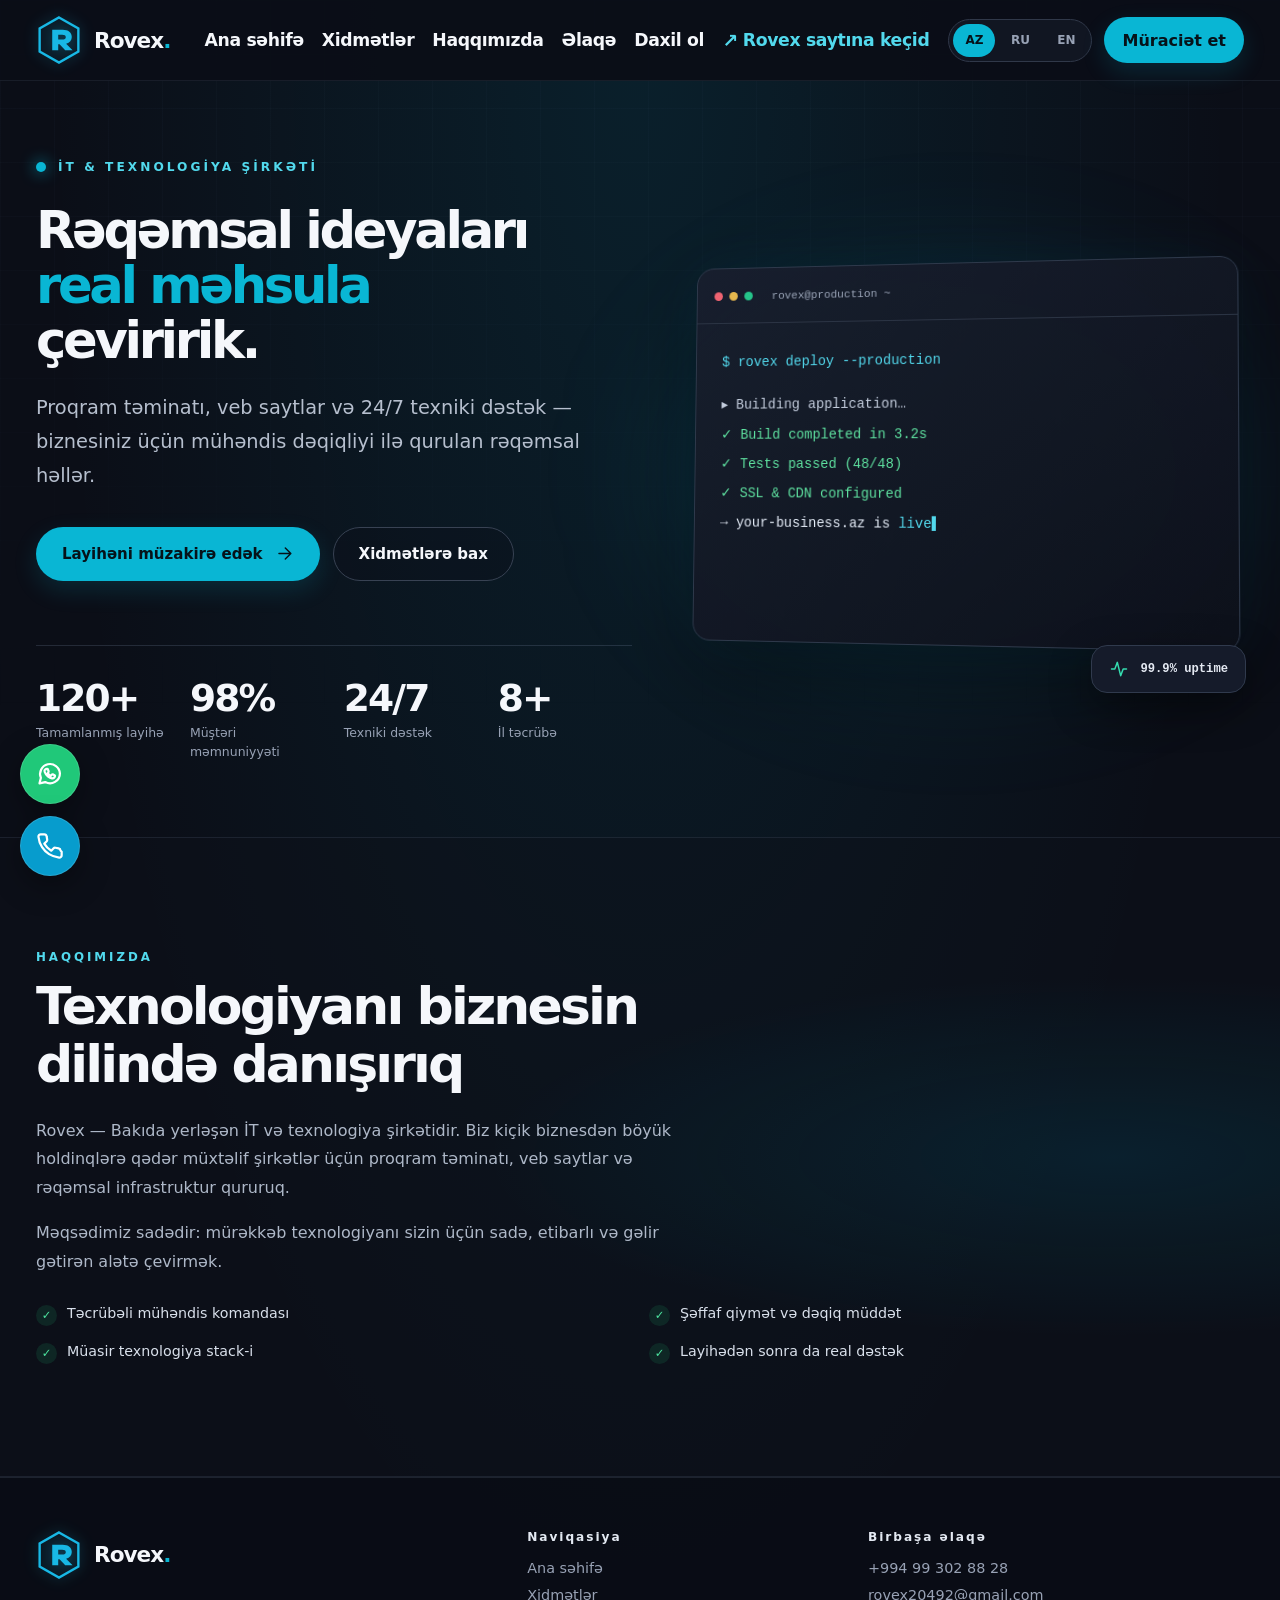
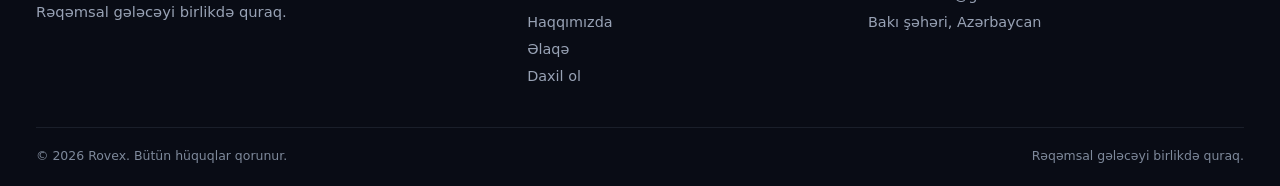
<file: index.html>
<!doctype html>
<html lang="az">
  <head>
    <meta charset="UTF-8" />
    <meta name="viewport" content="width=device-width, initial-scale=1" />
    <meta http-equiv="refresh" content="0; url=app.htm" />
    <title>Rovex — İT və Texnologiya Həlləri</title>
    <script>
      window.location.replace("app.htm");
    </script>
  </head>
  <body>
    <p>Rovex saytına yönləndirilirsiniz. Açılmırsa, <a href="app.htm">buraya klikləyin</a>.</p>
  </body>
</html>
</file>
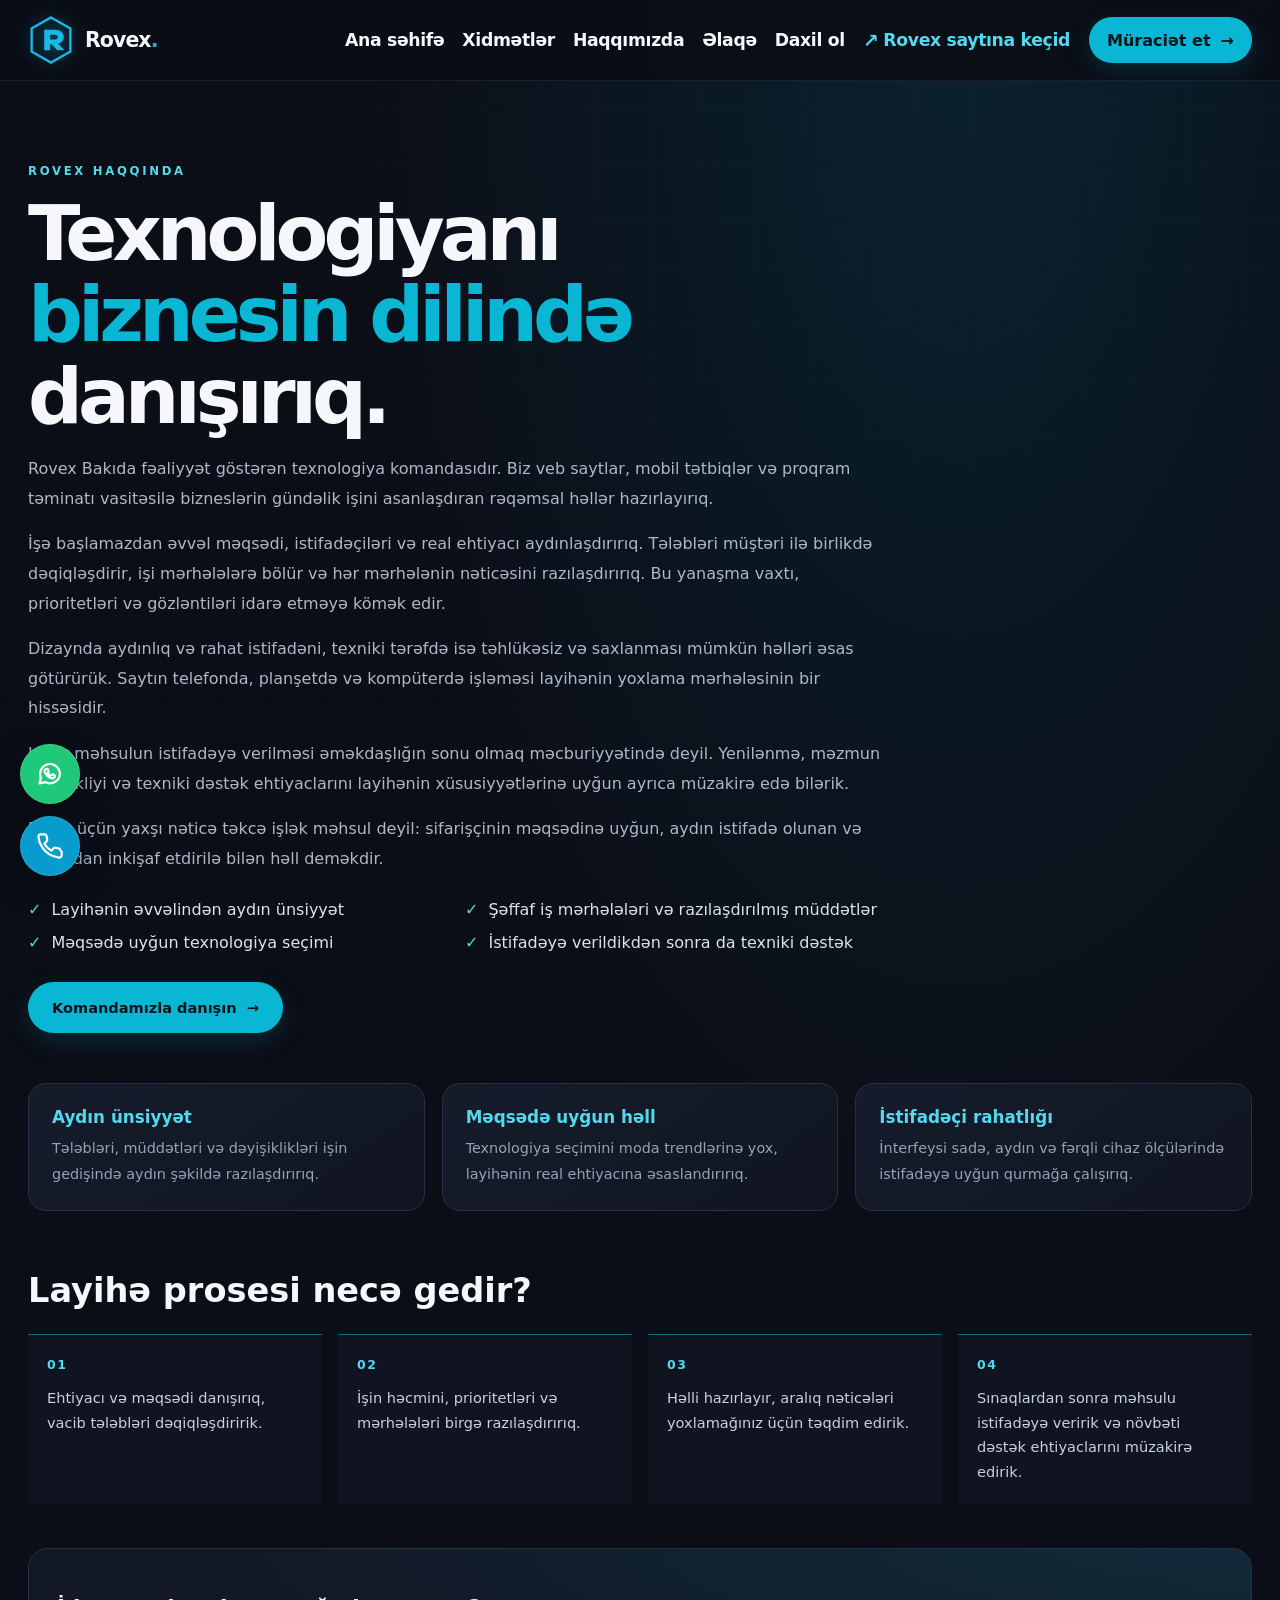
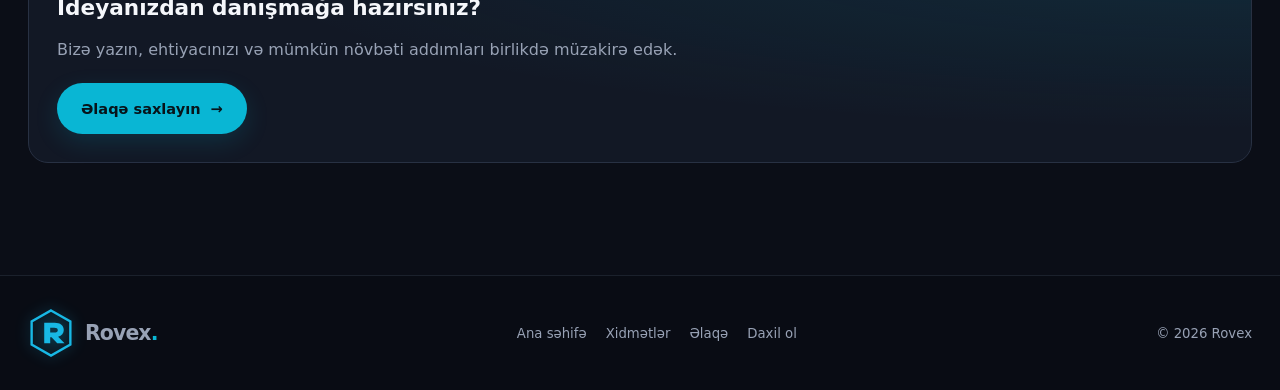
<file: about - Kopya.htm>
<!doctype html>
<html lang="az">
  <head>
    <meta charset="UTF-8" />
    <meta name="viewport" content="width=device-width, initial-scale=1" />
    <meta name="theme-color" content="#0b0e17" />
    <meta name="description" content="Rovex haqqında — Bakıda proqram təminatı və rəqəmsal məhsullar hazırlayan texnologiya komandası." />
    <title>Haqqımızda | Rovex</title>
    <link rel="icon" type="image/svg+xml" href="favicon.svg" />
    <link rel="stylesheet" href="site.css" />
    <script src="site.js" defer></script>
  </head>
  <body>
    <header class="site-header">
      <div class="container header-row">
        <a class="brand" href="app.htm" aria-label="Rovex ana səhifə">
          <svg viewBox="0 0 48 52" role="img" aria-label="Rovex"><path d="M24 2.5 44.2 13.9v24.2L24 49.5 3.8 38.1V13.9L24 2.5Z" fill="none" stroke="#18b8e5" stroke-width="2.5" /><path d="M18 35V17h9.2c5.1 0 8.1 2.4 8.1 6.4 0 3-1.8 5.1-5 6l5.7 5.6h-6.5l-5-5.2h-1.2V35H18Zm5.3-9.4h3.4c2.2 0 3.3-.7 3.3-2.1s-1.1-2.1-3.3-2.1h-3.4v4.2Z" fill="#18b8e5" /></svg>
          <span class="brand-name">Rovex<span>.</span></span>
        </a>
        <button class="menu-toggle" type="button" aria-label="Menyunu aç" aria-expanded="false" aria-controls="site-menu"><svg viewBox="0 0 24 24" fill="none" stroke="currentColor" stroke-width="1.8" stroke-linecap="round"><path d="M4 6h16M4 12h16M4 18h16" /></svg></button>
      </div>
      <div class="menu-panel" id="site-menu">
        <div class="container menu-content"><nav class="menu-links" aria-label="Əsas naviqasiya">
          <a class="menu-link" href="app.htm">Ana səhifə</a><a class="menu-link" href="services.htm">Xidmətlər</a><a class="menu-link" href="about.htm" aria-current="page">Haqqımızda</a><a class="menu-link" href="contact.htm">Əlaqə</a><a class="menu-link" href="login.htm">Daxil ol</a><a class="menu-link menu-external" href="https://rovex-35.netlify.app/" target="_blank" rel="noopener noreferrer">Rovex saytına keçid</a>
        </nav><a class="button menu-cta" href="contact.htm">Müraciət et <span aria-hidden="true">→</span></a></div>
      </div>
    </header>

    <main class="page-main container">
      <div class="about-layout">
        <section class="about-copy">
          <span class="eyebrow">ROVEX HAQQINDA</span>
          <h1 class="page-title">Texnologiyanı <span>biznesin dilində</span> danışırıq.</h1>
          <p>Rovex Bakıda fəaliyyət göstərən texnologiya komandasıdır. Biz veb saytlar, mobil tətbiqlər və proqram təminatı vasitəsilə bizneslərin gündəlik işini asanlaşdıran rəqəmsal həllər hazırlayırıq.</p>
          <p>İşə başlamazdan əvvəl məqsədi, istifadəçiləri və real ehtiyacı aydınlaşdırırıq. Tələbləri müştəri ilə birlikdə dəqiqləşdirir, işi mərhələlərə bölür və hər mərhələnin nəticəsini razılaşdırırıq. Bu yanaşma vaxtı, prioritetləri və gözləntiləri idarə etməyə kömək edir.</p>
          <p>Dizaynda aydınlıq və rahat istifadəni, texniki tərəfdə isə təhlükəsiz və saxlanması mümkün həlləri əsas götürürük. Saytın telefonda, planşetdə və kompüterdə işləməsi layihənin yoxlama mərhələsinin bir hissəsidir.</p>
          <p>Hazır məhsulun istifadəyə verilməsi əməkdaşlığın sonu olmaq məcburiyyətində deyil. Yenilənmə, məzmun dəyişikliyi və texniki dəstək ehtiyaclarını layihənin xüsusiyyətlərinə uyğun ayrıca müzakirə edə bilərik.</p>
          <p>Bizim üçün yaxşı nəticə təkcə işlək məhsul deyil: sifarişçinin məqsədinə uyğun, aydın istifadə olunan və sonradan inkişaf etdirilə bilən həll deməkdir.</p>
          <ul class="about-points">
            <li>Layihənin əvvəlindən aydın ünsiyyət</li>
            <li>Şəffaf iş mərhələləri və razılaşdırılmış müddətlər</li>
            <li>Məqsədə uyğun texnologiya seçimi</li>
            <li>İstifadəyə verildikdən sonra da texniki dəstək</li>
          </ul>
          <div style="margin-top:30px"><a class="button" href="contact.htm">Komandamızla danışın <span aria-hidden="true">→</span></a></div>
        </section>
      </div>
      <section class="about-values" aria-label="İş prinsipləri">
        <article class="about-value"><h2>Aydın ünsiyyət</h2><p>Tələbləri, müddətləri və dəyişiklikləri işin gedişində aydın şəkildə razılaşdırırıq.</p></article>
        <article class="about-value"><h2>Məqsədə uyğun həll</h2><p>Texnologiya seçimini moda trendlərinə yox, layihənin real ehtiyacına əsaslandırırıq.</p></article>
        <article class="about-value"><h2>İstifadəçi rahatlığı</h2><p>İnterfeysi sadə, aydın və fərqli cihaz ölçülərində istifadəyə uyğun qurmağa çalışırıq.</p></article>
      </section>
      <section class="about-process">
        <h2>Layihə prosesi necə gedir?</h2>
        <ol class="process-steps"><li>Ehtiyacı və məqsədi danışırıq, vacib tələbləri dəqiqləşdiririk.</li><li>İşin həcmini, prioritetləri və mərhələləri birgə razılaşdırırıq.</li><li>Həlli hazırlayır, aralıq nəticələri yoxlamağınız üçün təqdim edirik.</li><li>Sınaqlardan sonra məhsulu istifadəyə veririk və növbəti dəstək ehtiyaclarını müzakirə edirik.</li></ol>
      </section>
      <div class="services-cta"><h2>İdeyanızdan danışmağa hazırsınız?</h2><p>Bizə yazın, ehtiyacınızı və mümkün növbəti addımları birlikdə müzakirə edək.</p><a class="button" href="contact.htm">Əlaqə saxlayın <span aria-hidden="true">→</span></a></div>
    </main>

    <footer class="site-footer"><div class="container footer-row"><a class="brand" href="app.htm"><svg viewBox="0 0 48 52" aria-hidden="true"><path d="M24 2.5 44.2 13.9v24.2L24 49.5 3.8 38.1V13.9L24 2.5Z" fill="none" stroke="#18b8e5" stroke-width="2.5" /><path d="M18 35V17h9.2c5.1 0 8.1 2.4 8.1 6.4 0 3-1.8 5.1-5 6l5.7 5.6h-6.5l-5-5.2h-1.2V35H18Zm5.3-9.4h3.4c2.2 0 3.3-.7 3.3-2.1s-1.1-2.1-3.3-2.1h-3.4v4.2Z" fill="#18b8e5" /></svg><span class="brand-name">Rovex<span>.</span></span></a><nav class="footer-nav" aria-label="Alt naviqasiya"><a href="app.htm">Ana səhifə</a><a href="services.htm">Xidmətlər</a><a href="contact.htm">Əlaqə</a><a href="login.htm">Daxil ol</a></nav><span>© <span id="year"></span> Rovex</span></div></footer>
  </body>
</html>
</file>
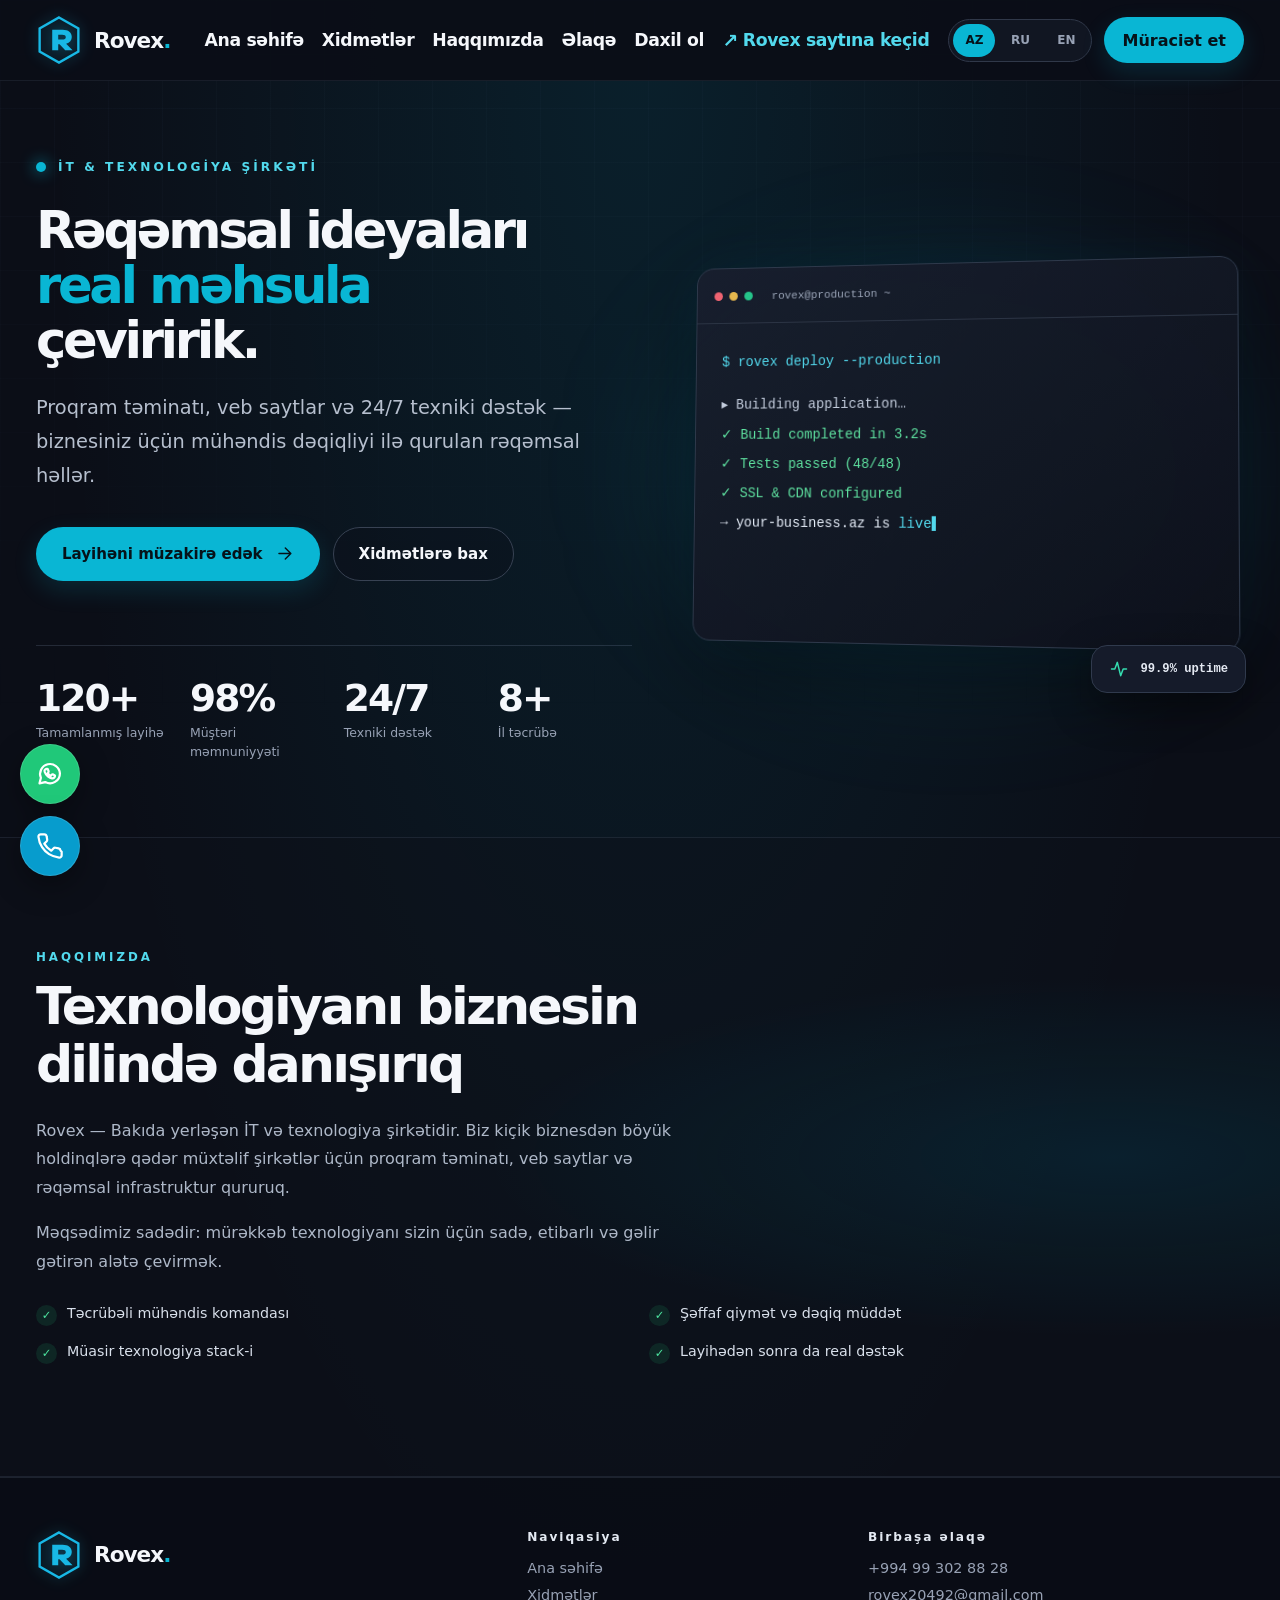
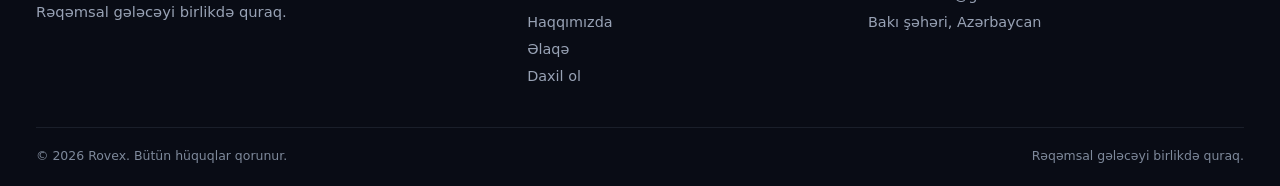
<file: app - Kopya.htm>
<!doctype html>
<html lang="az">
  <head>
    <meta charset="UTF-8" />
    <meta name="viewport" content="width=device-width, initial-scale=1" />
    <meta name="theme-color" content="#0b0e17" />
    <meta name="description" content="Rovex — proqram təminatı, veb saytlar, mobil tətbiqlər və 24/7 texniki dəstək." />
    <title>Rovex — İT və Texnologiya Həlləri</title>
    <link rel="icon" type="image/svg+xml" href="favicon.svg" />
    <style>
      :root {
        color-scheme: dark;
        --bg: #0b0e17;
        --panel: #151a29;
        --line: #283143;
        --text: #f5f7fb;
        --muted: #98a2b5;
        --cyan: #09b6d4;
        --cyan-light: #52d9ed;
        --max: 1280px;
        font-family: Inter, ui-sans-serif, system-ui, -apple-system, BlinkMacSystemFont, "Segoe UI", sans-serif;
        font-synthesis: none;
        text-rendering: optimizeLegibility;
      }

      * { box-sizing: border-box; }
      html { scroll-behavior: smooth; scroll-padding-top: 30px; }
      body {
        min-width: 320px;
        margin: 0;
        overflow-x: hidden;
        background: radial-gradient(ellipse at 50% 2%, rgba(0, 177, 210, .11), transparent 37rem), var(--bg);
        color: var(--text);
      }
      body::before {
        position: fixed;
        z-index: -1;
        inset: 0;
        background-image: linear-gradient(rgba(111, 134, 165, .045) 1px, transparent 1px), linear-gradient(90deg, rgba(111, 134, 165, .045) 1px, transparent 1px);
        background-size: 54px 54px;
        content: "";
        mask-image: linear-gradient(to bottom, black, transparent 82%);
        pointer-events: none;
      }
      a { color: inherit; text-decoration: none; }
      button, input, textarea { font: inherit; }
      button, a { -webkit-tap-highlight-color: transparent; }
      button:focus-visible, a:focus-visible, input:focus-visible, textarea:focus-visible { outline: 2px solid var(--cyan-light); outline-offset: 4px; }
      .container { width: min(var(--max), calc(100% - 72px)); margin-inline: auto; }

      .site-header {
        position: relative;
        z-index: 20;
        border-bottom: 1px solid rgba(147, 167, 197, .1);
        background: rgba(11, 14, 23, .96);
      }
      .header-row { display: flex; min-height: 80px; align-items: center; justify-content: space-between; }
      .brand { display: inline-flex; align-items: center; gap: 12px; font-size: 1.35rem; font-weight: 780; letter-spacing: -.045em; }
      .brand svg { width: 46px; height: 50px; flex: 0 0 auto; overflow: visible; filter: drop-shadow(0 0 7px rgba(24, 184, 229, .42)); }
      .brand svg path:last-child { transform-box: view-box; transform-origin: center; transform: scale(1.18); }
      .brand-name span { color: var(--cyan); }
      .menu-toggle {
        display: grid;
        width: 48px;
        height: 48px;
        place-items: center;
        border: 1px solid #303849;
        border-radius: 15px;
        background: rgba(15, 19, 30, .85);
        color: var(--text);
        cursor: pointer;
        transition: border-color 160ms ease, background 160ms ease, transform 160ms ease;
      }
      .menu-toggle:hover { border-color: var(--cyan); background: #141b29; transform: translateY(-1px); }
      .menu-toggle svg { width: 23px; height: 23px; }
      .menu-panel {
        position: fixed;
        z-index: 25;
        inset: 80px 0 0;
        display: none;
        padding: 18px 24px 22px;
        background: #0b0e17;
        color: var(--text);
        box-shadow: none;
      }
      .menu-panel.open {
        display: flex;
        flex-direction: column;
        animation: menu-in 180ms ease-out;
      }
      .menu-content { display: grid; grid-template-columns: 1fr auto; align-items: end; gap: 22px; margin-top: 36px; }
      .menu-links { display: grid; justify-items: start; gap: 6px; }
      .menu-link { padding: 10px 0; color: var(--text); font-size: clamp(1.8rem, 3vw, 3rem); font-weight: 700; letter-spacing: -.05em; transition: color 150ms ease; }
      .menu-link { position: relative; transition: color 150ms ease, transform 180ms ease; }
      .menu-link::after { position: absolute; right: 0; bottom: 3px; left: 0; height: 1px; background: var(--cyan); content: ""; transform: scaleX(0); transform-origin: left; transition: transform 180ms ease; }
      .menu-link:hover { color: var(--cyan-light); transform: translateX(8px); }
      .menu-link:hover::after { transform: scaleX(1); }
      .menu-external { display: inline-flex; align-items: center; gap: 10px; margin-top: 12px; padding-top: 17px; border-top: 1px solid #303849; color: var(--cyan-light); font-size: clamp(1.05rem, 1.5vw, 1.3rem); letter-spacing: 0; }
      .menu-external::before { content: "↗"; font-size: 1.1em; }
      .menu-actions { display: grid; justify-items: end; gap: 20px; }
      @media (min-width: 1000px) {
        .header-row { position: relative; z-index: 26; }
        .menu-toggle { display: none; }
        .menu-panel { position: absolute; z-index: 35; inset: 0 0 auto; display: flex; height: 80px; align-items: center; padding: 0; background: transparent; pointer-events: none; }
        .menu-panel.open { animation: none; }
        .menu-content { display: flex; width: min(var(--max), calc(100% - 72px)); align-items: center; justify-content: flex-end; gap: 10px; margin: 0 auto; }
        .menu-links, .menu-actions, .menu-link, .menu-actions a, .menu-actions button { pointer-events: auto; }
        .menu-links { display: flex; align-items: center; gap: 0; }
        .menu-link { padding: 10px 9px; font-size: 1.08rem; letter-spacing: -.02em; white-space: nowrap; }
        .menu-external { gap: 5px; margin: 0; padding: 10px 9px; border-top: 0; font-size: 1.08rem; }
        .menu-actions { display: flex; align-items: center; gap: 12px; }
        .menu-panel .button { min-height: 46px; padding-inline: 17px; white-space: nowrap; font-size: 1rem; }
      }
      .language-picker { display: inline-flex; gap: 4px; padding: 4px; border: 1px solid #303849; border-radius: 999px; background: #111622; }
      .language-picker button {
        min-width: 42px;
        min-height: 33px;
        border: 0;
        border-radius: 999px;
        background: transparent;
        color: var(--muted);
        cursor: pointer;
        font-size: .75rem;
        font-weight: 800;
      }
      .language-picker button.active { background: var(--cyan); color: #061118; }
      .button {
        display: inline-flex;
        min-height: 54px;
        align-items: center;
        justify-content: center;
        gap: 12px;
        padding: 0 25px;
        border: 1px solid transparent;
        border-radius: 999px;
        background: var(--cyan);
        box-shadow: 0 9px 24px rgba(0, 182, 212, .16);
        color: #061219;
        cursor: pointer;
        font-size: .94rem;
        font-weight: 760;
        transition: transform 160ms ease, background 160ms ease, border-color 160ms ease;
      }
      .button:hover { transform: translateY(-2px); background: var(--cyan-light); }
      .button svg { width: 19px; height: 19px; }
      .button-outline { border-color: #384253; background: rgba(13, 17, 27, .35); box-shadow: none; color: var(--text); }
      .button-outline:hover { border-color: var(--cyan); background: rgba(9, 182, 212, .09); color: var(--cyan-light); }

      .hero {
        display: grid;
        min-height: 735px;
        grid-template-columns: 1.02fr .98fr;
        align-items: center;
        gap: 40px;
        padding-block: 76px 65px;
      }
      .hero-copy { position: relative; z-index: 1; padding-bottom: 12px; }
      .eyebrow { display: inline-flex; align-items: center; gap: 12px; color: var(--cyan-light); font-size: .76rem; font-weight: 800; letter-spacing: .25em; }
      .eyebrow-dot { width: 10px; height: 10px; border-radius: 50%; background: var(--cyan); box-shadow: 0 0 15px rgba(9, 182, 212, .9); }
      h1, h2, h3, p { margin-top: 0; }
      .hero h1 { max-width: 660px; margin: 27px 0 24px; font-size: clamp(3.05rem, 4vw, 4rem); font-weight: 770; line-height: 1.07; letter-spacing: -.065em; }
      .hero h1 > span { color: var(--text); }
      .hero h1 .accent { color: var(--cyan); }
      .hero-description { max-width: 590px; margin-bottom: 34px; color: #b6bfce; font-size: clamp(1rem, 1.6vw, 1.21rem); line-height: 1.75; }
      .hero-actions { display: flex; flex-wrap: wrap; gap: 13px; }
      .metrics { display: grid; grid-template-columns: repeat(4, 1fr); gap: 20px; margin-top: 64px; padding-top: 31px; border-top: 1px solid rgba(147, 167, 197, .19); }
      .metric strong { display: block; margin-bottom: 2px; font-size: clamp(1.6rem, 3.1vw, 2.35rem); line-height: 1.15; letter-spacing: -.05em; }
      .metric span { color: var(--muted); font-size: .78rem; }
      .terminal-wrap { position: relative; padding: 24px 12px 48px; perspective: 1000px; }
      .terminal-glow { position: absolute; inset: 12% 2% 8%; border-radius: 50%; background: rgba(0, 167, 205, .17); filter: blur(70px); }
      .terminal {
        position: relative;
        overflow: hidden;
        border: 1px solid #2e394b;
        border-radius: 18px;
        background: linear-gradient(145deg, rgba(23, 30, 45, .97), rgba(12, 16, 26, .97));
        box-shadow: 0 28px 95px rgba(0, 0, 0, .48), 0 0 60px rgba(0, 159, 200, .08);
        transform: rotateY(-7deg) rotateX(2deg);
      }
      .terminal-top { display: flex; min-height: 57px; align-items: center; gap: 8px; padding: 0 18px; border-bottom: 1px solid #2b3444; color: #9aa5b8; font: .72rem ui-monospace, Consolas, monospace; }
      .terminal-lights { display: flex; gap: 7px; margin-right: 12px; }
      .terminal-lights i { width: 9px; height: 9px; border-radius: 50%; background: #ef6371; }
      .terminal-lights i:nth-child(2) { background: #e6b84e; }
      .terminal-lights i:nth-child(3) { background: #25c58a; }
      .terminal-body { min-height: 325px; padding: 25px 27px 30px; color: #c4cede; font: clamp(.72rem, 1.1vw, .9rem)/2.15 ui-monospace, Consolas, monospace; }
      .terminal-command { margin-bottom: 14px; color: var(--cyan-light); }
      .terminal-ok { color: #5ee2a0; }
      .terminal-live { color: #e7effa; }
      .terminal-live span { color: var(--cyan-light); }
      .terminal-status {
        position: absolute;
        right: -2px;
        bottom: 0;
        display: inline-flex;
        align-items: center;
        gap: 11px;
        padding: 13px 17px;
        border: 1px solid #303a4d;
        border-radius: 16px;
        background: #151b2a;
        box-shadow: 0 14px 42px rgba(0, 0, 0, .38);
        color: #e4e9f2;
        font: 700 .76rem ui-monospace, Consolas, monospace;
      }
      .terminal-status svg { width: 20px; height: 20px; color: #35ddb0; }

      .ticker { overflow: hidden; border-block: 1px solid rgba(147, 167, 197, .13); background: rgba(15, 19, 29, .65); }
      .ticker-track { display: flex; width: max-content; align-items: center; gap: 34px; padding: 20px 0; animation: ticker 36s linear infinite; }
      .ticker-item { display: inline-flex; align-items: center; gap: 12px; color: #9eaabd; font-size: .77rem; font-weight: 760; letter-spacing: .13em; white-space: nowrap; }
      .ticker-item::before { width: 6px; height: 6px; border-radius: 50%; background: var(--cyan); content: ""; }
      .section { padding-block: 112px; }
      .section-kicker { display: block; margin-bottom: 13px; color: var(--cyan-light); font-size: .74rem; font-weight: 800; letter-spacing: .25em; }
      .section-title { margin-bottom: 12px; font-size: clamp(2.15rem, 4.2vw, 3.25rem); line-height: 1.12; letter-spacing: -.055em; }
      .section-description { max-width: 680px; margin-bottom: 0; color: var(--muted); font-size: 1.08rem; line-height: 1.75; }
      .services-grid { display: grid; grid-template-columns: repeat(3, minmax(0, 1fr)); gap: 22px; margin-top: 54px; }
      .service-card {
        min-height: 255px;
        padding: 31px;
        border: 1px solid #272f40;
        border-radius: 24px;
        background: linear-gradient(145deg, rgba(23, 29, 44, .98), rgba(17, 22, 34, .94));
        transition: transform 180ms ease, border-color 180ms ease, background 180ms ease;
      }
      .service-card:hover { transform: translateY(-5px); border-color: rgba(9, 182, 212, .52); background: linear-gradient(145deg, #192434, #111723); }
      .service-icon { display: grid; width: 57px; height: 57px; margin-bottom: 26px; place-items: center; border: 1px solid rgba(9, 182, 212, .22); border-radius: 18px; background: rgba(9, 182, 212, .1); color: var(--cyan-light); }
      .service-icon svg { width: 27px; height: 27px; fill: none; stroke: currentColor; stroke-width: 1.8; stroke-linecap: round; stroke-linejoin: round; }
      .service-card h3 { margin-bottom: 11px; font-size: 1.2rem; letter-spacing: -.025em; }
      .service-card p { margin-bottom: 0; color: var(--muted); font-size: .93rem; line-height: 1.72; }

      .about { overflow: hidden; border-block: 1px solid rgba(147, 167, 197, .12); background: radial-gradient(ellipse at 87% 50%, rgba(0, 156, 194, .12), transparent 40%), rgba(14, 18, 28, .45); }
      .about-grid { display: grid; grid-template-columns: 1fr; align-items: center; }
      .about-copy .section-title { max-width: 650px; margin-bottom: 23px; }
      .about-copy p { max-width: 650px; color: #aeb8c8; font-size: 1rem; line-height: 1.8; }
      .about-copy p + p { margin-top: 14px; }
      .about-points { display: grid; grid-template-columns: 1fr 1fr; gap: 17px 18px; margin: 28px 0 0; padding: 0; list-style: none; }
      .about-points li { display: flex; align-items: flex-start; gap: 10px; color: #d9e0eb; font-size: .89rem; }
      .about-points li::before { display: grid; width: 21px; height: 21px; flex: 0 0 auto; place-items: center; border-radius: 50%; background: rgba(32, 203, 123, .12); color: #4de5a0; content: "✓"; font-size: .72rem; font-weight: 800; }

      .contact-section { padding-block: 112px; }
      .contact-grid { display: grid; grid-template-columns: 1fr .85fr; gap: 62px; }
      .contact-heading { margin-bottom: 35px; }
      .contact-heading .section-title { margin-bottom: 13px; }
      .contact-form { display: grid; grid-template-columns: 1fr 1fr; gap: 18px; }
      .field { display: grid; gap: 9px; }
      .field-full { grid-column: 1 / -1; }
      .field label { color: #d5dce7; font-size: .85rem; font-weight: 650; }
      .field input, .field textarea { width: 100%; border: 1px solid #2c3546; border-radius: 12px; background: #121725; color: var(--text); padding: 14px 15px; transition: border-color 150ms ease; }
      .field input::placeholder, .field textarea::placeholder { color: #737f93; }
      .field input:focus, .field textarea:focus { border-color: var(--cyan); outline: 0; }
      .field textarea { min-height: 130px; resize: vertical; }
      .contact-form .button { justify-self: start; margin-top: 4px; }
      .contact-details { align-self: start; padding: 31px; border: 1px solid #272f40; border-radius: 23px; background: linear-gradient(145deg, rgba(22, 28, 43, .98), rgba(16, 21, 33, .95)); }
      .contact-details h3 { margin-bottom: 27px; font-size: 1.22rem; }
      .contact-item { display: grid; grid-template-columns: 44px 1fr; align-items: center; gap: 14px; padding-block: 16px; border-top: 1px solid rgba(147, 167, 197, .13); }
      .contact-item-icon { display: grid; width: 43px; height: 43px; place-items: center; border: 1px solid rgba(9, 182, 212, .22); border-radius: 13px; background: rgba(9, 182, 212, .09); color: var(--cyan-light); }
      .contact-item-icon svg { width: 20px; height: 20px; fill: none; stroke: currentColor; stroke-width: 1.8; stroke-linecap: round; stroke-linejoin: round; }
      .contact-item-copy small { display: block; margin-bottom: 4px; color: var(--muted); font-size: .71rem; font-weight: 750; letter-spacing: .13em; }
      .contact-item-copy a, .contact-item-copy span { color: #edf2f8; font-size: .95rem; }
      .contact-item-copy a:hover { color: var(--cyan-light); }

      .footer { padding-block: 52px 23px; border-top: 1px solid rgba(147, 167, 197, .14); background: rgba(10, 13, 21, .74); }
      .footer-grid { display: grid; grid-template-columns: 1.2fr .8fr 1fr; gap: 40px; padding-bottom: 43px; }
      .footer-brand p { max-width: 300px; margin: 15px 0 0; color: var(--muted); font-size: .92rem; line-height: 1.7; }
      .footer-heading { margin-bottom: 16px; color: #e3e9f2; font-size: .76rem; font-weight: 800; letter-spacing: .16em; }
      .footer-links, .footer-contact { display: grid; justify-items: start; gap: 11px; color: var(--muted); font-size: .9rem; }
      .footer-links a:hover, .footer-contact a:hover { color: var(--cyan-light); }
      .footer-bottom { display: flex; flex-wrap: wrap; justify-content: space-between; gap: 12px; padding-top: 20px; border-top: 1px solid rgba(147, 167, 197, .12); color: #7e899b; font-size: .78rem; }

      .floating-actions { position: fixed; z-index: 15; bottom: 24px; left: 20px; display: grid; gap: 12px; }
      .float-button { display: grid; width: 60px; height: 60px; place-items: center; border: 1px solid rgba(255, 255, 255, .12); border-radius: 50%; box-shadow: 0 10px 30px rgba(0, 0, 0, .35); color: white; transition: transform 160ms ease; }
      .float-button:hover { transform: translateY(-3px) scale(1.04); }
      .float-button svg { width: 28px; height: 28px; fill: none; stroke: currentColor; stroke-width: 1.9; stroke-linecap: round; stroke-linejoin: round; }
      .whatsapp { background: #20c879; }
      .call { background: #079ccd; }
      .back-to-top { position: fixed; z-index: 14; right: 24px; bottom: 24px; display: grid; width: 60px; height: 60px; place-items: center; border: 1px solid #333e51; border-radius: 50%; background: #192132; color: var(--cyan-light); cursor: pointer; opacity: 0; pointer-events: none; transform: translateY(8px); transition: opacity 160ms ease, transform 160ms ease; }
      .back-to-top.visible { opacity: 1; pointer-events: auto; transform: translateY(0); }
      .back-to-top svg { width: 26px; height: 26px; fill: none; stroke: currentColor; stroke-width: 2; stroke-linecap: round; stroke-linejoin: round; }
      .form-note { grid-column: 1 / -1; margin: 0; color: var(--muted); font-size: .8rem; line-height: 1.6; }
      .reveal { opacity: 0; transform: translateY(18px); transition: opacity 550ms ease, transform 550ms cubic-bezier(.2,.7,.2,1); }
      .reveal.is-visible { opacity: 1; transform: translateY(0); }
      .service-card, .contact-details, .terminal { transition: transform 220ms ease, border-color 220ms ease, box-shadow 220ms ease; }
      .terminal:hover { transform: translateY(-4px); border-color: rgba(9, 182, 212, .45); }

      @keyframes ticker { to { transform: translateX(-50%); } }
      @keyframes menu-in { from { opacity: 0; transform: translateY(-7px); } to { opacity: 1; transform: translateY(0); } }

      @media (max-width: 920px) {
        .container { width: min(var(--max), calc(100% - 48px)); }
        .hero { min-height: 0; grid-template-columns: 1fr; gap: 12px; padding-block: 84px 72px; }
        .hero-copy { max-width: 760px; }
        .hero h1 { max-width: 700px; font-size: clamp(3.4rem, 9vw, 5.4rem); }
        .terminal-wrap { width: min(690px, 100%); justify-self: center; margin-top: 15px; }
        .terminal { transform: none; }
        .services-grid { grid-template-columns: repeat(2, minmax(0, 1fr)); }
        .about-grid { gap: 25px; }
        .contact-grid { grid-template-columns: 1fr; gap: 38px; }
      }
      @media (max-width: 600px) {
        .container { width: calc(100% - 36px); }
        .header-row { min-height: 70px; }
        .brand { gap: 9px; font-size: 1.21rem; }
        .brand svg { width: 42px; height: 46px; }
        .menu-panel { top: 70px; }
        .menu-toggle { width: 44px; height: 44px; border-radius: 14px; }
        .menu-content { grid-template-columns: 1fr; align-items: start; }
        .menu-links { gap: 1px; }
        .menu-actions { width: 100%; grid-template-columns: 1fr auto; align-items: center; }
        .menu-panel .button { min-height: 46px; padding-inline: 19px; }
        .hero { padding-block: 69px 48px; }
        .eyebrow { gap: 9px; font-size: .65rem; letter-spacing: .18em; }
        .eyebrow-dot { width: 8px; height: 8px; }
        .hero h1 { margin-block: 22px 17px; font-size: clamp(3rem, 13.2vw, 4.15rem); line-height: 1.08; }
        .hero-description { margin-bottom: 25px; font-size: 1rem; line-height: 1.65; }
        .hero-actions { display: grid; grid-template-columns: 1fr; }
        .hero-actions .button { width: 100%; }
        .button { min-height: 51px; padding-inline: 19px; font-size: .88rem; }
        .metrics { grid-template-columns: 1fr 1fr; gap: 24px 15px; margin-top: 39px; padding-top: 24px; }
        .metric strong { font-size: 1.85rem; }
        .metric span { font-size: .76rem; }
        .terminal-wrap { margin-top: 16px; padding: 12px 0 38px; }
        .terminal { border-radius: 15px; }
        .terminal-top { min-height: 49px; padding-inline: 13px; font-size: .65rem; }
        .terminal-body { min-height: 270px; padding: 20px 17px 23px; font-size: .68rem; line-height: 2; }
        .terminal-status { right: 0; padding: 11px 13px; font-size: .68rem; }
        .ticker-track { gap: 23px; padding-block: 17px; }
        .ticker-item { font-size: .66rem; letter-spacing: .09em; }
        .section { padding-block: 76px; }
        .section-title { font-size: 2.3rem; }
        .section-description { font-size: .98rem; }
        .services-grid { grid-template-columns: 1fr; gap: 14px; margin-top: 35px; }
        .service-card { min-height: 0; padding: 24px; border-radius: 19px; }
        .service-icon { width: 51px; height: 51px; margin-bottom: 19px; }
        .about-grid { gap: 19px; }
        .about-copy p { font-size: .95rem; }
        .about-points { grid-template-columns: 1fr; gap: 14px; }
        .contact-section { padding-block: 77px; }
        .contact-grid { gap: 30px; }
        .contact-form { grid-template-columns: 1fr; gap: 15px; }
        .field-full { grid-column: auto; }
        .contact-details { padding: 24px 21px; border-radius: 19px; }
        .footer-grid { grid-template-columns: 1fr 1fr; gap: 31px 20px; }
        .footer-brand { grid-column: 1 / -1; }
        .footer { padding-top: 41px; }
        .footer-bottom { font-size: .73rem; }
        .floating-actions { bottom: 17px; left: 14px; gap: 9px; }
        .float-button { width: 54px; height: 54px; }
        .float-button svg { width: 25px; height: 25px; }
        .back-to-top { right: 15px; bottom: 17px; width: 54px; height: 54px; }
        .back-to-top svg { width: 24px; height: 24px; }
      }
      @media (prefers-reduced-motion: reduce) {
        *, *::before, *::after { scroll-behavior: auto !important; animation-duration: .01ms !important; animation-iteration-count: 1 !important; transition-duration: .01ms !important; }
        .reveal { opacity: 1; transform: none; }
      }
    </style>
  </head>
  <body>
    <header class="site-header">
      <div class="container header-row">
        <a class="brand" href="app.htm" aria-label="Rovex ana səhifə">
          <svg viewBox="0 0 48 52" role="img" aria-label="Rovex">
            <path d="M24 2.5 44.2 13.9v24.2L24 49.5 3.8 38.1V13.9L24 2.5Z" fill="none" stroke="#18b8e5" stroke-width="2.5" />
            <path d="M18 35V17h9.2c5.1 0 8.1 2.4 8.1 6.4 0 3-1.8 5.1-5 6l5.7 5.6h-6.5l-5-5.2h-1.2V35H18Zm5.3-9.4h3.4c2.2 0 3.3-.7 3.3-2.1s-1.1-2.1-3.3-2.1h-3.4v4.2Z" fill="#18b8e5" />
          </svg>
          <span class="brand-name">Rovex<span>.</span></span>
        </a>
        <button class="menu-toggle" type="button" aria-label="Menyunu aç" aria-expanded="false" aria-controls="menu-panel">
          <svg viewBox="0 0 24 24" fill="none" stroke="currentColor" stroke-width="1.8" stroke-linecap="round"><path d="M4 6h16M4 12h16M4 18h16" /></svg>
        </button>
      </div>
      <div class="menu-panel" id="menu-panel">
        <div class="container menu-content">
          <nav class="menu-links" aria-label="Əsas naviqasiya">
            <a class="menu-link" href="app.htm" data-i18n="nav-home">Ana səhifə</a>
            <a class="menu-link" href="services.htm" data-i18n="nav-services">Xidmətlər</a>
            <a class="menu-link" href="about.htm" data-i18n="nav-about">Haqqımızda</a>
            <a class="menu-link" href="contact.htm" data-i18n="nav-contact">Əlaqə</a>
            <a class="menu-link" href="login.htm">Daxil ol</a>
            <a class="menu-link menu-external" href="https://rovex-35.netlify.app/" target="_blank" rel="noopener noreferrer" data-i18n="nav-website">Rovex saytına keçid</a>
          </nav>
          <div class="menu-actions">
            <div class="language-picker" aria-label="Dil seçin">
              <button type="button" class="active" data-lang="az" aria-pressed="true">AZ</button>
              <button type="button" data-lang="ru" aria-pressed="false">RU</button>
              <button type="button" data-lang="en" aria-pressed="false">EN</button>
            </div>
            <a class="button" href="contact.htm" data-i18n="nav-apply">Müraciət et</a>
          </div>
        </div>
      </div>
    </header>

    <main>
      <section class="hero container" id="home">
        <div class="hero-copy">
          <span class="eyebrow"><span class="eyebrow-dot"></span><span data-i18n="hero-kicker">İT &amp; TEXNOLOGİYA ŞİRKƏTİ</span></span>
          <h1><span data-i18n="hero-line-one">Rəqəmsal ideyaları</span><br /><span class="accent" data-i18n="hero-line-two">real məhsula</span><br /><span data-i18n="hero-line-three">çeviririk.</span></h1>
          <p class="hero-description" data-i18n="hero-description">Proqram təminatı, veb saytlar və 24/7 texniki dəstək — biznesiniz üçün mühəndis dəqiqliyi ilə qurulan rəqəmsal həllər.</p>
          <div class="hero-actions">
            <a class="button" href="contact.htm"><span data-i18n="hero-cta">Layihəni müzakirə edək</span><svg viewBox="0 0 24 24" fill="none" stroke="currentColor" stroke-width="1.8" stroke-linecap="round" stroke-linejoin="round" aria-hidden="true"><path d="M5 12h14M13 5l7 7-7 7" /></svg></a>
            <a class="button button-outline" href="services.htm" data-i18n="hero-services">Xidmətlərə bax</a>
          </div>
          <div class="metrics" aria-label="Rovex göstəriciləri">
            <div class="metric"><strong data-counter="120" data-suffix="+">0+</strong><span data-i18n="metric-projects">Tamamlanmış layihə</span></div>
            <div class="metric"><strong data-counter="98" data-suffix="%">0%</strong><span data-i18n="metric-satisfaction">Müştəri məmnuniyyəti</span></div>
            <div class="metric"><strong data-counter="24" data-suffix="/7">0/7</strong><span data-i18n="metric-support">Texniki dəstək</span></div>
            <div class="metric"><strong data-counter="8" data-suffix="+">0+</strong><span data-i18n="metric-experience">İl təcrübə</span></div>
          </div>
        </div>
        <div class="terminal-wrap" aria-label="Rovex istehsala buraxılış prosesi">
          <div class="terminal-glow"></div>
          <div class="terminal">
            <div class="terminal-top"><span class="terminal-lights" aria-hidden="true"><i></i><i></i><i></i></span><span>rovex@production ~</span></div>
            <div class="terminal-body">
              <div class="terminal-command">$ rovex deploy --production</div>
              <div>▸ Building application…</div>
              <div class="terminal-ok">✓ Build completed in 3.2s</div>
              <div class="terminal-ok">✓ Tests passed (48/48)</div>
              <div class="terminal-ok">✓ SSL &amp; CDN configured</div>
              <div class="terminal-live">→ your-business.az is <span>live▌</span></div>
            </div>
          </div>
          <div class="terminal-status"><svg viewBox="0 0 24 24" fill="none" stroke="currentColor" stroke-width="1.8" stroke-linecap="round" stroke-linejoin="round" aria-hidden="true"><path d="M3 12h4l3-8 4 16 3-8h4" /></svg><span>99.9% uptime</span></div>
        </div>
      </section>

      <section class="about" id="about">
        <div class="container about-grid section">
          <div class="about-copy">
            <span class="section-kicker" data-i18n="about-kicker">HAQQIMIZDA</span>
            <h2 class="section-title" data-i18n="about-title">Texnologiyanı biznesin dilində danışırıq</h2>
            <p data-i18n="about-paragraph-one">Rovex — Bakıda yerləşən İT və texnologiya şirkətidir. Biz kiçik biznesdən böyük holdinqlərə qədər müxtəlif şirkətlər üçün proqram təminatı, veb saytlar və rəqəmsal infrastruktur qururuq.</p>
            <p data-i18n="about-paragraph-two">Məqsədimiz sadədir: mürəkkəb texnologiyanı sizin üçün sadə, etibarlı və gəlir gətirən alətə çevirmək.</p>
            <ul class="about-points"><li data-i18n="about-point-one">Təcrübəli mühəndis komandası</li><li data-i18n="about-point-two">Şəffaf qiymət və dəqiq müddət</li><li data-i18n="about-point-three">Müasir texnologiya stack-i</li><li data-i18n="about-point-four">Layihədən sonra da real dəstək</li></ul>
          </div>
        </div>
      </section>

    </main>

    <footer class="footer">
      <div class="container">
        <div class="footer-grid">
          <div class="footer-brand">
            <a class="brand" href="#home"><svg viewBox="0 0 48 52" aria-hidden="true"><path d="M24 2.5 44.2 13.9v24.2L24 49.5 3.8 38.1V13.9L24 2.5Z" fill="none" stroke="#18b8e5" stroke-width="2.5" /><path d="M18 35V17h9.2c5.1 0 8.1 2.4 8.1 6.4 0 3-1.8 5.1-5 6l5.7 5.6h-6.5l-5-5.2h-1.2V35H18Zm5.3-9.4h3.4c2.2 0 3.3-.7 3.3-2.1s-1.1-2.1-3.3-2.1h-3.4v4.2Z" fill="#18b8e5" /></svg><span class="brand-name">Rovex<span>.</span></span></a>
            <p data-i18n="footer-tagline">Rəqəmsal gələcəyi birlikdə quraq.</p>
          </div>
          <div><h3 class="footer-heading" data-i18n="footer-nav">Naviqasiya</h3><nav class="footer-links" aria-label="Alt naviqasiya"><a href="app.htm" data-i18n="nav-home">Ana səhifə</a><a href="services.htm" data-i18n="nav-services">Xidmətlər</a><a href="about.htm" data-i18n="nav-about">Haqqımızda</a><a href="contact.htm" data-i18n="nav-contact">Əlaqə</a><a href="login.htm">Daxil ol</a></nav></div>
          <div><h3 class="footer-heading" data-i18n="footer-contact">Birbaşa əlaqə</h3><div class="footer-contact"><a href="tel:+994993028828">+994 99 302 88 28</a><a href="mailto:rovex20492@gmail.com">rovex20492@gmail.com</a><span data-i18n="address-value">Bakı şəhəri, Azərbaycan</span></div></div>
        </div>
        <div class="footer-bottom"><span>© <span id="year"></span> Rovex. <span data-i18n="copyright">Bütün hüquqlar qorunur.</span></span><span data-i18n="footer-tagline">Rəqəmsal gələcəyi birlikdə quraq.</span></div>
      </div>
    </footer>

    <div class="floating-actions" aria-label="Sürətli əlaqə">
      <a class="float-button whatsapp" href="https://wa.me/994993028828" target="_blank" rel="noopener noreferrer" aria-label="WhatsApp ilə yazın"><svg viewBox="0 0 24 24" aria-hidden="true"><path d="M20.5 11.5a8.5 8.5 0 0 1-12.6 7.4L3 20l1.2-4.7A8.5 8.5 0 1 1 20.5 11.5Z" /><path d="M8.3 8.1c.3-.6.6-.6.9-.6h.4c.2 0 .4 0 .5.4l.7 1.7c.1.3 0 .5-.1.7l-.5.6c-.2.2-.2.4 0 .6.5.8 1.2 1.5 2 1.9.3.2.5.2.7-.1l.7-.8c.2-.2.4-.3.7-.2l1.6.8c.3.1.4.3.4.5 0 .3-.2 1.1-.7 1.5-.5.5-1.2.7-1.9.6-1-.1-2.2-.6-3.5-1.7-1.5-1.3-2.5-2.9-2.8-3.9-.3-1 .1-1.8.5-2Z" /></svg></a>
      <a class="float-button call" href="tel:+994993028828" aria-label="Zəng edin"><svg viewBox="0 0 24 24" aria-hidden="true"><path d="M22 16.9v3a2 2 0 0 1-2.2 2A19.8 19.8 0 0 1 11.2 19a19.4 19.4 0 0 1-6-6A19.8 19.8 0 0 1 2.1 4.2 2 2 0 0 1 4.1 2h3a2 2 0 0 1 2 1.7l.5 2.8a2 2 0 0 1-.6 1.7L7.1 10a16 16 0 0 0 6 6l1.8-1.9a2 2 0 0 1 1.7-.6l2.8.5a2 2 0 0 1 1.6 1.9Z" /></svg></a>
    </div>
    <button class="back-to-top" type="button" aria-label="Yuxarı qayıt"><svg viewBox="0 0 24 24" aria-hidden="true"><path d="M12 19V5M5 12l7-7 7 7" /></svg></button>

    <script>
      const translations = {
        az: {
          "nav-home":"Ana səhifə","nav-services":"Xidmətlər","nav-about":"Haqqımızda","nav-website":"Rovex saytına keçid","nav-blog":"Bloq","nav-contact":"Əlaqə","nav-apply":"Müraciət et",
          "hero-kicker":"İT & TEXNOLOGİYA ŞİRKƏTİ","hero-line-one":"Rəqəmsal ideyaları","hero-line-two":"real məhsula","hero-line-three":"çeviririk.",
          "hero-description":"Proqram təminatı, veb saytlar və 24/7 texniki dəstək — biznesiniz üçün mühəndis dəqiqliyi ilə qurulan rəqəmsal həllər.","hero-cta":"Layihəni müzakirə edək","hero-services":"Xidmətlərə bax",
          "metric-projects":"Tamamlanmış layihə","metric-satisfaction":"Müştəri məmnuniyyəti","metric-support":"Texniki dəstək","metric-experience":"İl təcrübə",
          "services-kicker":"NƏ TƏKLİF EDİRİK","services-title":"Xidmətlərimiz","services-description":"İdeyadan işlək məhsula qədər — tam tsikl rəqəmsal xidmətlər.",
          "service-software-title":"Proqram Təminatı","service-software-text":"Biznes proseslərinizə uyğun fərdi veb və masaüstü proqramlar, ERP/CRM həlləri və inteqrasiyalar.",
          "service-web-title":"Veb Saytlar","service-web-text":"Sürətli, mobil uyğun və SEO optimallaşdırılmış korporativ saytlar, onlayn mağazalar və landing səhifələr.",
          "service-support-title":"Texniki Dəstək 24/7","service-support-text":"Serverlərin monitorinqi, sistem yeniləmələri və fasiləsiz texniki dəstək — hər zaman, hər gün.",
          "service-mobile-title":"Mobil Tətbiqlər","service-mobile-text":"iOS və Android üçün müasir, sürətli və istifadəçi dostu mobil tətbiqlər.",
          "service-cloud-title":"Bulud & DevOps","service-cloud-text":"Bulud infrastrukturunun qurulması, CI/CD avtomatlaşdırma və miqyaslana bilən arxitektura.",
          "service-design-title":"UI/UX Dizayn","service-design-text":"İstifadəçi təcrübəsinə əsaslanan interfeys dizaynı, prototipləmə və brend identikliyi.",
          "about-kicker":"HAQQIMIZDA","about-title":"Texnologiyanı biznesin dilində danışırıq",
          "about-paragraph-one":"Rovex — Bakıda yerləşən İT və texnologiya şirkətidir. Biz kiçik biznesdən böyük holdinqlərə qədər müxtəlif şirkətlər üçün proqram təminatı, veb saytlar və rəqəmsal infrastruktur qururuq.",
          "about-paragraph-two":"Məqsədimiz sadədir: mürəkkəb texnologiyanı sizin üçün sadə, etibarlı və gəlir gətirən alətə çevirmək.",
          "about-point-one":"Təcrübəli mühəndis komandası","about-point-two":"Şəffaf qiymət və dəqiq müddət","about-point-three":"Müasir texnologiya stack-i","about-point-four":"Layihədən sonra da real dəstək",
          "contact-kicker":"ƏLAQƏ","contact-title":"Layihəniz var? Danışaq.","contact-description":"Formu doldurun — komandamız 24 saat ərzində sizinlə əlaqə saxlayacaq.",
          "form-name-label":"Adınız","form-name-placeholder":"Adınızı daxil edin","form-email-label":"E-poçt","form-subject-label":"Mövzu","form-subject-placeholder":"Müraciətin mövzusu","form-message-label":"Mesaj","form-message-placeholder":"Mesajınızı yazın","form-submit":"Göndər",
          "form-note":"Müraciətiniz FormSubmit vasitəsilə e-poçt ünvanımıza göndəriləcək. İlk göndərişdən sonra gələn təsdiq e-poçtunu qəbul edin.","direct-contact":"Birbaşa əlaqə","phone-label":"TELEFON / WHATSAPP","whatsapp-label":"WhatsApp","email-label":"E-POÇT","address-label":"ÜNVAN","address-value":"Bakı şəhəri, Azərbaycan",
          "footer-tagline":"Rəqəmsal gələcəyi birlikdə quraq.","footer-nav":"Naviqasiya","footer-contact":"Birbaşa əlaqə","copyright":"Bütün hüquqlar qorunur."
        },
        ru: {
          "nav-home":"Главная","nav-services":"Услуги","nav-about":"О нас","nav-website":"Перейти на сайт Rovex","nav-blog":"Блог","nav-contact":"Контакты","nav-apply":"Оставить заявку",
          "hero-kicker":"ИТ И ТЕХНОЛОГИЧЕСКАЯ КОМПАНИЯ","hero-line-one":"Превращаем","hero-line-two":"цифровые идеи","hero-line-three":"в реальные продукты.",
          "hero-description":"Программное обеспечение, сайты и техподдержка 24/7 — цифровые решения, созданные с инженерной точностью для вашего бизнеса.","hero-cta":"Обсудить проект","hero-services":"Наши услуги",
          "metric-projects":"Завершённых проектов","metric-satisfaction":"Удовлетворённость клиентов","metric-support":"Техническая поддержка","metric-experience":"Лет опыта",
          "services-kicker":"ЧТО МЫ ПРЕДЛАГАЕМ","services-title":"Наши услуги","services-description":"От идеи до готового продукта — полный цикл цифровых услуг.",
          "service-software-title":"Программное обеспечение","service-software-text":"Индивидуальные веб- и десктоп-приложения, ERP/CRM-решения и интеграции для ваших бизнес-процессов.",
          "service-web-title":"Веб-сайты","service-web-text":"Быстрые, адаптивные и SEO-оптимизированные корпоративные сайты, интернет-магазины и лендинги.",
          "service-support-title":"Техподдержка 24/7","service-support-text":"Мониторинг серверов, обновление систем и бесперебойная техническая поддержка — каждый день.",
          "service-mobile-title":"Мобильные приложения","service-mobile-text":"Современные, быстрые и удобные приложения для iOS и Android.",
          "service-cloud-title":"Облако и DevOps","service-cloud-text":"Облачная инфраструктура, автоматизация CI/CD и масштабируемая архитектура.",
          "service-design-title":"UI/UX-дизайн","service-design-text":"Дизайн интерфейсов с фокусом на пользовательский опыт, прототипирование и фирменный стиль.",
          "about-kicker":"О НАС","about-title":"Говорим о технологиях на языке бизнеса",
          "about-paragraph-one":"Rovex — ИТ- и технологическая компания из Баку. Мы создаём программное обеспечение, сайты и цифровую инфраструктуру для компаний от малого бизнеса до крупных холдингов.",
          "about-paragraph-two":"Наша цель проста: превратить сложные технологии в простой, надёжный и полезный для вашего бизнеса инструмент.",
          "about-point-one":"Опытная команда инженеров","about-point-two":"Прозрачная цена и точные сроки","about-point-three":"Современный технологический стек","about-point-four":"Поддержка и после запуска",
          "contact-kicker":"КОНТАКТЫ","contact-title":"Есть проект? Давайте обсудим.","contact-description":"Заполните форму — наша команда свяжется с вами в течение 24 часов.",
          "form-name-label":"Ваше имя","form-name-placeholder":"Введите ваше имя","form-email-label":"Электронная почта","form-subject-label":"Тема","form-subject-placeholder":"Тема обращения","form-message-label":"Сообщение","form-message-placeholder":"Напишите ваше сообщение","form-submit":"Отправить",
          "form-note":"Заявка отправится на нашу почту через FormSubmit. Подтвердите активацию сервиса после первого обращения.","direct-contact":"Прямая связь","phone-label":"ТЕЛЕФОН / WHATSAPP","whatsapp-label":"WhatsApp","email-label":"ЭЛЕКТРОННАЯ ПОЧТА","address-label":"АДРЕС","address-value":"Баку, Азербайджан",
          "footer-tagline":"Создадим цифровое будущее вместе.","footer-nav":"Навигация","footer-contact":"Прямая связь","copyright":"Все права защищены."
        },
        en: {
          "nav-home":"Home","nav-services":"Services","nav-about":"About us","nav-website":"Visit the Rovex website","nav-blog":"Blog","nav-contact":"Contact","nav-apply":"Get in touch",
          "hero-kicker":"IT & TECHNOLOGY COMPANY","hero-line-one":"We turn digital","hero-line-two":"ideas into","hero-line-three":"real products.",
          "hero-description":"Software, websites and 24/7 technical support — digital solutions engineered precisely for your business.","hero-cta":"Let's discuss your project","hero-services":"Explore services",
          "metric-projects":"Projects completed","metric-satisfaction":"Customer satisfaction","metric-support":"Technical support","metric-experience":"Years of experience",
          "services-kicker":"WHAT WE OFFER","services-title":"Our services","services-description":"From idea to working product — complete end-to-end digital services.",
          "service-software-title":"Software Development","service-software-text":"Custom web and desktop applications, ERP/CRM solutions and integrations built around your business.",
          "service-web-title":"Websites","service-web-text":"Fast, responsive and SEO-optimised corporate websites, online stores and landing pages.",
          "service-support-title":"24/7 Technical Support","service-support-text":"Server monitoring, system updates and dependable technical support, every day.",
          "service-mobile-title":"Mobile Applications","service-mobile-text":"Modern, fast and user-friendly mobile applications for iOS and Android.",
          "service-cloud-title":"Cloud & DevOps","service-cloud-text":"Cloud infrastructure, CI/CD automation and scalable architecture.",
          "service-design-title":"UI/UX Design","service-design-text":"User-centred interface design, prototyping and brand identity.",
          "about-kicker":"ABOUT US","about-title":"We speak business through technology",
          "about-paragraph-one":"Rovex is an IT and technology company based in Baku. We build software, websites and digital infrastructure for companies ranging from small businesses to large enterprises.",
          "about-paragraph-two":"Our goal is simple: make complex technology a simple, reliable tool that helps your business grow.",
          "about-point-one":"Experienced engineering team","about-point-two":"Transparent pricing and timelines","about-point-three":"Modern technology stack","about-point-four":"Ongoing support after launch",
          "contact-kicker":"CONTACT","contact-title":"Have a project? Let's talk.","contact-description":"Send us a message — our team will get back to you within 24 hours.",
          "form-name-label":"Your name","form-name-placeholder":"Enter your name","form-email-label":"Email","form-subject-label":"Subject","form-subject-placeholder":"What is this about?","form-message-label":"Message","form-message-placeholder":"Write your message","form-submit":"Send message",
          "form-note":"Your request will be sent to our email through FormSubmit. Confirm the service activation email after the first submission.","direct-contact":"Get in touch","phone-label":"PHONE / WHATSAPP","whatsapp-label":"WhatsApp","email-label":"EMAIL","address-label":"LOCATION","address-value":"Baku, Azerbaijan",
          "footer-tagline":"Let's build the digital future together.","footer-nav":"Navigation","footer-contact":"Contact details","copyright":"All rights reserved."
        }
      };

      const menuButton = document.querySelector(".menu-toggle");
      const menuPanel = document.querySelector("#menu-panel");
      const backToTop = document.querySelector(".back-to-top");

      function setMenuOpen(open) {
        menuButton.setAttribute("aria-expanded", String(open));
        menuButton.setAttribute("aria-label", open ? "Menyunu bağla" : "Menyunu aç");
        menuButton.innerHTML = open
          ? '<svg viewBox="0 0 24 24" fill="none" stroke="currentColor" stroke-width="1.8" stroke-linecap="round"><path d="m6 6 12 12M18 6 6 18" /></svg>'
          : '<svg viewBox="0 0 24 24" fill="none" stroke="currentColor" stroke-width="1.8" stroke-linecap="round"><path d="M4 6h16M4 12h16M4 18h16" /></svg>';
        menuPanel.classList.toggle("open", open);
      }

      menuButton.addEventListener("click", () => {
        setMenuOpen(menuButton.getAttribute("aria-expanded") !== "true");
      });

      menuPanel.addEventListener("click", (event) => {
        if (event.target.closest("a")) setMenuOpen(false);
      });

      document.addEventListener("keydown", (event) => {
        if (event.key === "Escape") setMenuOpen(false);
      });

      document.querySelectorAll("[data-lang]").forEach((button) => {
        button.addEventListener("click", () => {
          const lang = button.dataset.lang;
          document.documentElement.lang = lang;
          document.querySelectorAll("[data-lang]").forEach((option) => {
            const active = option === button;
            option.classList.toggle("active", active);
            option.setAttribute("aria-pressed", String(active));
          });
          document.querySelectorAll("[data-i18n]").forEach((element) => {
            const value = translations[lang][element.dataset.i18n];
            if (value) element.textContent = value;
          });
          document.querySelectorAll("[data-i18n-placeholder]").forEach((element) => {
            const value = translations[lang][element.dataset.i18nPlaceholder];
            if (value) element.placeholder = value;
          });
        });
      });

      window.addEventListener("scroll", () => {
        backToTop.classList.toggle("visible", window.scrollY > 480);
      }, { passive: true });

      const reducedMotion = window.matchMedia("(prefers-reduced-motion: reduce)").matches;
      const startedCounters = new WeakSet();
      function animateCounter(element) {
        if (startedCounters.has(element)) return;
        startedCounters.add(element);
        const target = Number(element.dataset.counter);
        const suffix = element.dataset.suffix || "";
        const duration = 1300;
        const start = performance.now();
        const tick = (now) => {
          const progress = Math.min((now - start) / duration, 1);
          const eased = 1 - Math.pow(1 - progress, 3);
          element.textContent = `${Math.round(target * eased)}${suffix}`;
          if (progress < 1) requestAnimationFrame(tick);
        };
        requestAnimationFrame(tick);
      }
      const revealObserver = !reducedMotion && "IntersectionObserver" in window ? new IntersectionObserver((entries, observer) => {
        entries.forEach((entry) => {
          if (!entry.isIntersecting) return;
          if (entry.target.matches("[data-counter]")) animateCounter(entry.target);
          else entry.target.classList.add("is-visible");
          observer.unobserve(entry.target);
        });
      }, { threshold: 0.22 }) : null;
      const revealTargets = document.querySelectorAll(".section, .about-grid");
      if (!revealObserver || document.visibilityState === "hidden") {
        revealTargets.forEach((element) => element.classList.add("is-visible"));
      } else {
        revealTargets.forEach((element) => {
          element.classList.add("reveal");
          revealObserver.observe(element);
        });
      }
      document.querySelectorAll(".metric strong[data-counter]").forEach((element) => {
        if (reducedMotion || !revealObserver || document.visibilityState === "hidden") element.textContent = `${element.dataset.counter}${element.dataset.suffix || ""}`;
        else {
          revealObserver.observe(element);
          const rect = element.getBoundingClientRect();
          if (rect.top < window.innerHeight && rect.bottom > 0) animateCounter(element);
        }
      });

      backToTop.addEventListener("click", () => {
        window.scrollTo({ top: 0, behavior: "smooth" });
      });

      document.querySelector("#year").textContent = new Date().getFullYear();
    </script>
  </body>
</html>
</file>
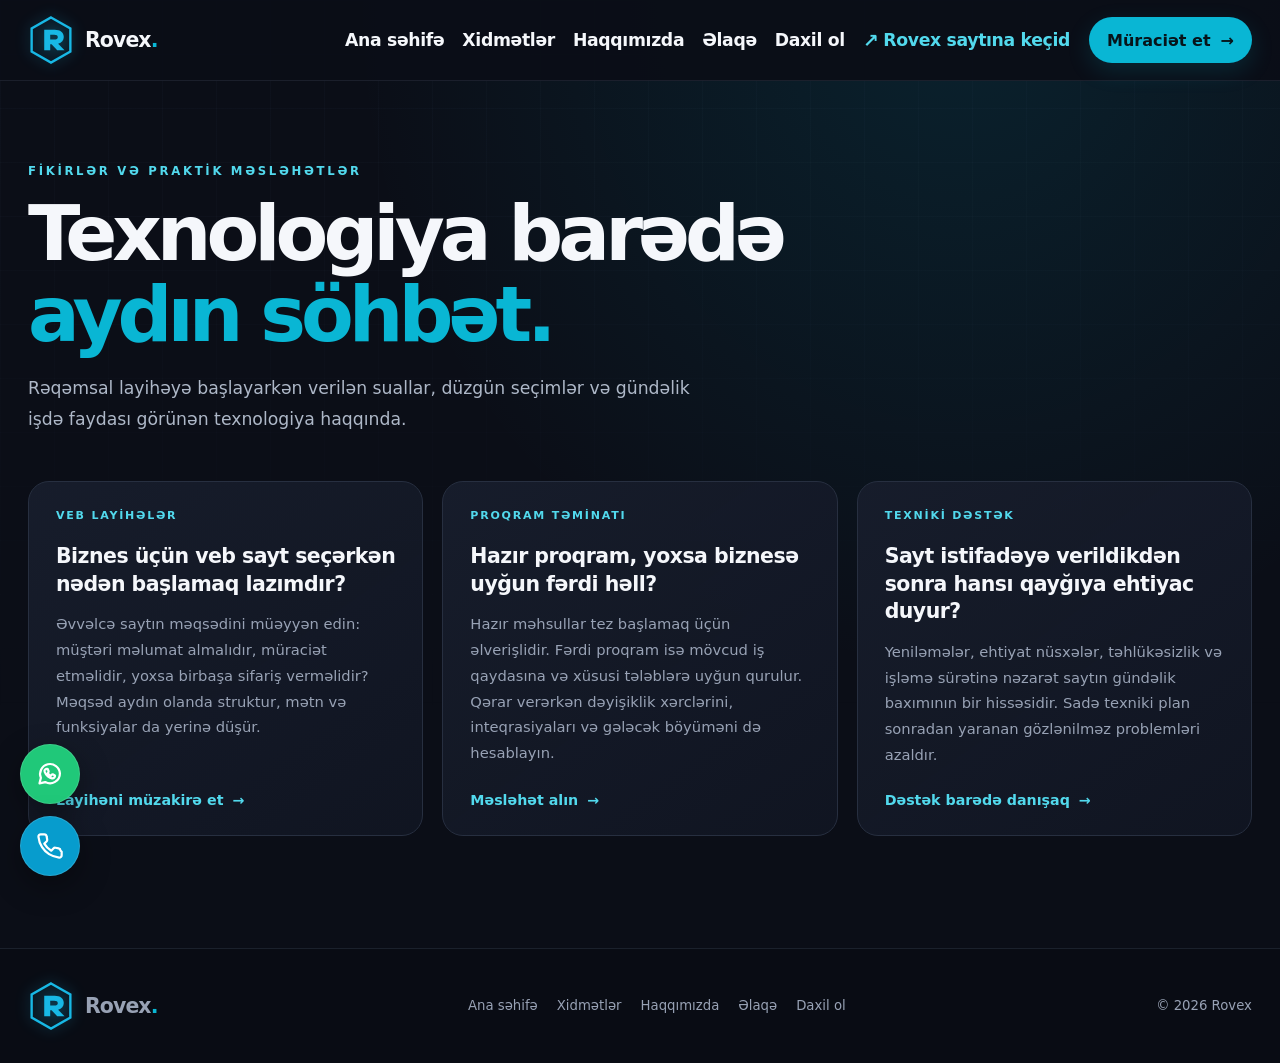
<file: blog - Kopya.htm>
<!doctype html>
<html lang="az">
  <head>
    <meta charset="UTF-8" />
    <meta name="viewport" content="width=device-width, initial-scale=1" />
    <meta name="theme-color" content="#0b0e17" />
    <meta name="description" content="Rovex bloqu: proqram təminatı, veb layihələr və biznes üçün texnologiya haqqında faydalı qeydlər." />
    <title>Bloq | Rovex</title>
    <link rel="icon" type="image/svg+xml" href="favicon.svg" />
    <link rel="stylesheet" href="site.css" />
    <script src="site.js" defer></script>
  </head>
  <body>
    <header class="site-header">
      <div class="container header-row">
        <a class="brand" href="app.htm" aria-label="Rovex ana səhifə">
          <svg viewBox="0 0 48 52" role="img" aria-label="Rovex"><path d="M24 2.5 44.2 13.9v24.2L24 49.5 3.8 38.1V13.9L24 2.5Z" fill="none" stroke="#18b8e5" stroke-width="2.5" /><path d="M18 35V17h9.2c5.1 0 8.1 2.4 8.1 6.4 0 3-1.8 5.1-5 6l5.7 5.6h-6.5l-5-5.2h-1.2V35H18Zm5.3-9.4h3.4c2.2 0 3.3-.7 3.3-2.1s-1.1-2.1-3.3-2.1h-3.4v4.2Z" fill="#18b8e5" /></svg>
          <span class="brand-name">Rovex<span>.</span></span>
        </a>
        <button class="menu-toggle" type="button" aria-label="Menyunu aç" aria-expanded="false" aria-controls="site-menu"><svg viewBox="0 0 24 24" fill="none" stroke="currentColor" stroke-width="1.8" stroke-linecap="round"><path d="M4 6h16M4 12h16M4 18h16" /></svg></button>
      </div>
      <div class="menu-panel" id="site-menu">
        <div class="container menu-content"><nav class="menu-links" aria-label="Əsas naviqasiya">
          <a class="menu-link" href="app.htm">Ana səhifə</a><a class="menu-link" href="services.htm">Xidmətlər</a><a class="menu-link" href="about.htm">Haqqımızda</a><a class="menu-link" href="contact.htm">Əlaqə</a><a class="menu-link" href="login.htm">Daxil ol</a><a class="menu-link menu-external" href="https://rovex-35.netlify.app/" target="_blank" rel="noopener noreferrer">Rovex saytına keçid</a>
        </nav><a class="button menu-cta" href="contact.htm">Müraciət et <span aria-hidden="true">→</span></a></div>
      </div>
    </header>

    <main class="page-main container">
      <header class="page-intro">
        <span class="eyebrow">FİKİRLƏR VƏ PRAKTİK MƏSLƏHƏTLƏR</span>
        <h1 class="page-title">Texnologiya barədə <span>aydın söhbət.</span></h1>
        <p class="page-lede">Rəqəmsal layihəyə başlayarkən verilən suallar, düzgün seçimlər və gündəlik işdə faydası görünən texnologiya haqqında.</p>
      </header>
      <div class="article-grid">
        <article class="article-card">
          <span class="article-category">VEB LAYİHƏLƏR</span>
          <h2>Biznes üçün veb sayt seçərkən nədən başlamaq lazımdır?</h2>
          <p>Əvvəlcə saytın məqsədini müəyyən edin: müştəri məlumat almalıdır, müraciət etməlidir, yoxsa birbaşa sifariş verməlidir? Məqsəd aydın olanda struktur, mətn və funksiyalar da yerinə düşür.</p>
          <a class="article-read" href="contact.htm?topic=Veb%20sayt%20layihəsi">Layihəni müzakirə et <span aria-hidden="true">→</span></a>
        </article>
        <article class="article-card">
          <span class="article-category">PROQRAM TƏMİNATI</span>
          <h2>Hazır proqram, yoxsa biznesə uyğun fərdi həll?</h2>
          <p>Hazır məhsullar tez başlamaq üçün əlverişlidir. Fərdi proqram isə mövcud iş qaydasına və xüsusi tələblərə uyğun qurulur. Qərar verərkən dəyişiklik xərclərini, inteqrasiyaları və gələcək böyüməni də hesablayın.</p>
          <a class="article-read" href="contact.htm?topic=Proqram%20təminatı%20məsləhəti">Məsləhət alın <span aria-hidden="true">→</span></a>
        </article>
        <article class="article-card">
          <span class="article-category">TEXNİKİ DƏSTƏK</span>
          <h2>Sayt istifadəyə verildikdən sonra hansı qayğıya ehtiyac duyur?</h2>
          <p>Yeniləmələr, ehtiyat nüsxələr, təhlükəsizlik və işləmə sürətinə nəzarət saytın gündəlik baxımının bir hissəsidir. Sadə texniki plan sonradan yaranan gözlənilməz problemləri azaldır.</p>
          <a class="article-read" href="contact.htm?topic=Texniki%20dəstək%20haqqında">Dəstək barədə danışaq <span aria-hidden="true">→</span></a>
        </article>
      </div>
    </main>

    <footer class="site-footer"><div class="container footer-row"><a class="brand" href="app.htm"><svg viewBox="0 0 48 52" aria-hidden="true"><path d="M24 2.5 44.2 13.9v24.2L24 49.5 3.8 38.1V13.9L24 2.5Z" fill="none" stroke="#18b8e5" stroke-width="2.5" /><path d="M18 35V17h9.2c5.1 0 8.1 2.4 8.1 6.4 0 3-1.8 5.1-5 6l5.7 5.6h-6.5l-5-5.2h-1.2V35H18Zm5.3-9.4h3.4c2.2 0 3.3-.7 3.3-2.1s-1.1-2.1-3.3-2.1h-3.4v4.2Z" fill="#18b8e5" /></svg><span class="brand-name">Rovex<span>.</span></span></a><nav class="footer-nav" aria-label="Alt naviqasiya"><a href="app.htm">Ana səhifə</a><a href="services.htm">Xidmətlər</a><a href="about.htm">Haqqımızda</a><a href="contact.htm">Əlaqə</a><a href="login.htm">Daxil ol</a></nav><span>© <span id="year"></span> Rovex</span></div></footer>
  </body>
</html>
</file>
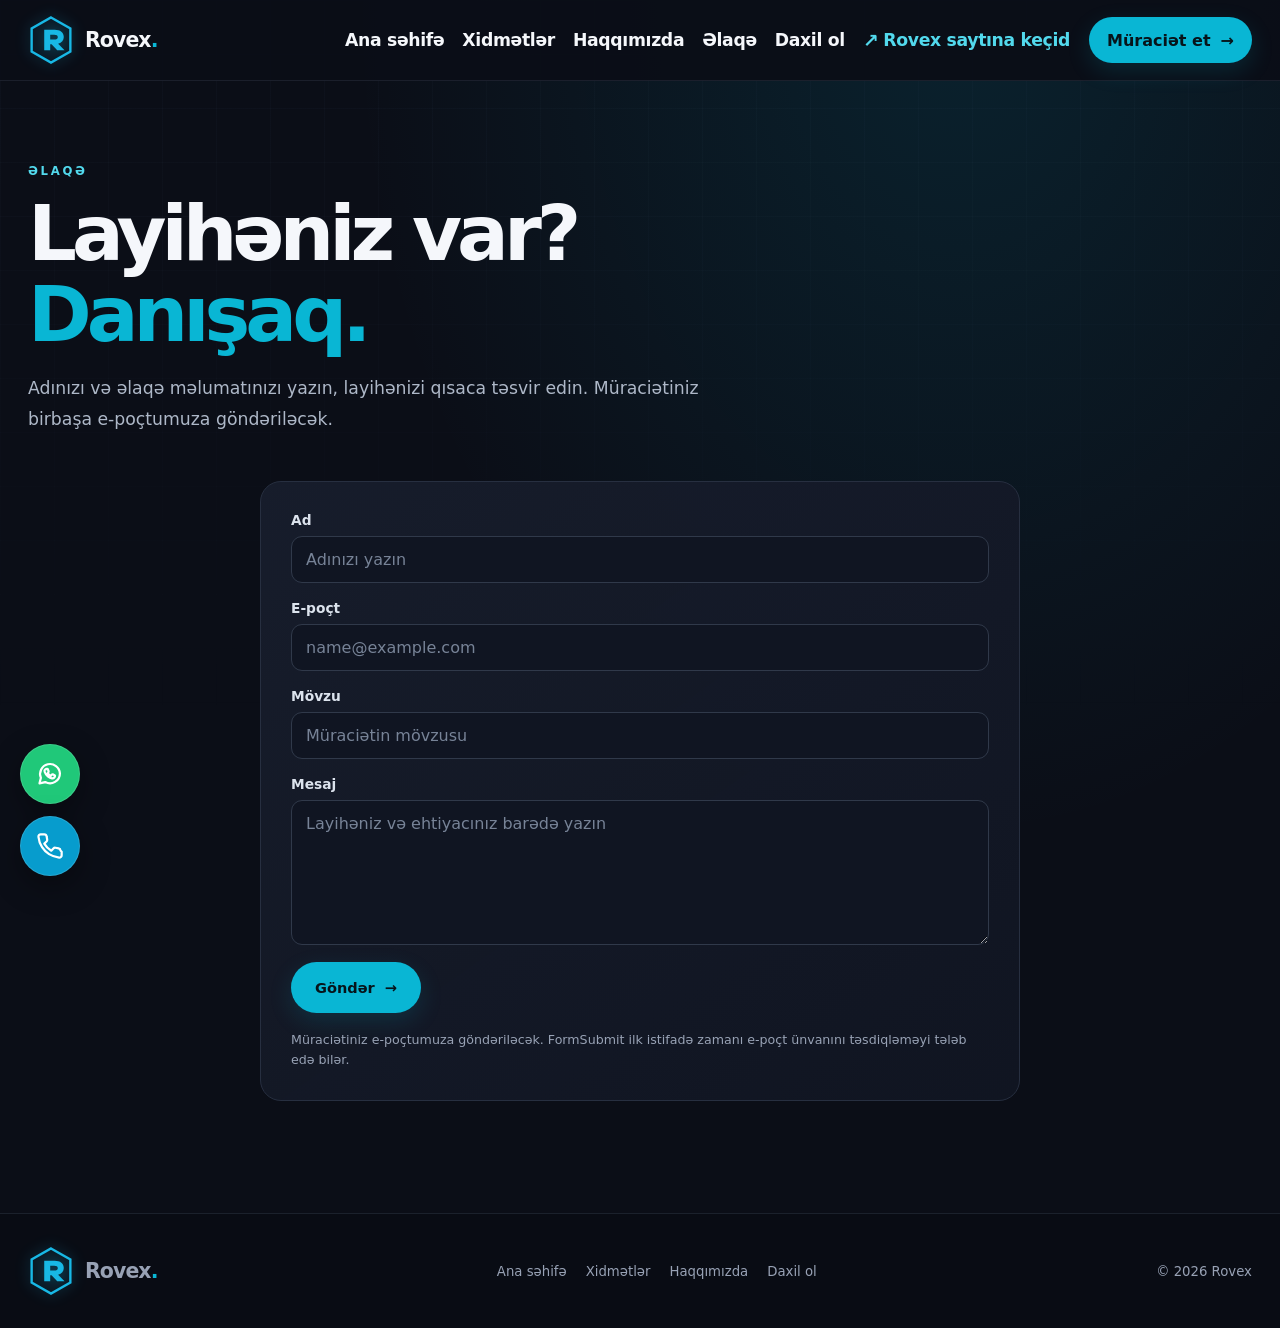
<file: contact - Kopya.htm>
<!doctype html>
<html lang="az">
  <head>
    <meta charset="UTF-8" />
    <meta name="viewport" content="width=device-width, initial-scale=1" />
    <meta name="theme-color" content="#0b0e17" />
    <meta name="description" content="Rovex ilə layihəniz barədə danışın. Bizə yazın və komandamız sizinlə əlaqə saxlasın." />
    <title>Əlaqə | Rovex</title>
    <link rel="icon" type="image/svg+xml" href="favicon.svg" />
    <link rel="stylesheet" href="site.css" />
    <script src="site.js" defer></script>
  </head>
  <body>
    <header class="site-header">
      <div class="container header-row">
        <a class="brand" href="app.htm" aria-label="Rovex ana səhifə">
          <svg viewBox="0 0 48 52" role="img" aria-label="Rovex"><path d="M24 2.5 44.2 13.9v24.2L24 49.5 3.8 38.1V13.9L24 2.5Z" fill="none" stroke="#18b8e5" stroke-width="2.5" /><path d="M18 35V17h9.2c5.1 0 8.1 2.4 8.1 6.4 0 3-1.8 5.1-5 6l5.7 5.6h-6.5l-5-5.2h-1.2V35H18Zm5.3-9.4h3.4c2.2 0 3.3-.7 3.3-2.1s-1.1-2.1-3.3-2.1h-3.4v4.2Z" fill="#18b8e5" /></svg>
          <span class="brand-name">Rovex<span>.</span></span>
        </a>
        <button class="menu-toggle" type="button" aria-label="Menyunu aç" aria-expanded="false" aria-controls="site-menu"><svg viewBox="0 0 24 24" fill="none" stroke="currentColor" stroke-width="1.8" stroke-linecap="round"><path d="M4 6h16M4 12h16M4 18h16" /></svg></button>
      </div>
      <div class="menu-panel" id="site-menu">
        <div class="container menu-content"><nav class="menu-links" aria-label="Əsas naviqasiya">
          <a class="menu-link" href="app.htm">Ana səhifə</a><a class="menu-link" href="services.htm">Xidmətlər</a><a class="menu-link" href="about.htm">Haqqımızda</a><a class="menu-link" href="contact.htm" aria-current="page">Əlaqə</a><a class="menu-link" href="login.htm">Daxil ol</a><a class="menu-link menu-external" href="https://rovex-35.netlify.app/" target="_blank" rel="noopener noreferrer">Rovex saytına keçid</a>
        </nav><a class="button menu-cta" href="#contact-form">Müraciət et <span aria-hidden="true">→</span></a></div>
      </div>
    </header>

    <main class="page-main container">
      <header class="page-intro">
        <span class="eyebrow">ƏLAQƏ</span>
        <h1 class="page-title">Layihəniz var? <span>Danışaq.</span></h1>
        <p class="page-lede">Adınızı və əlaqə məlumatınızı yazın, layihənizi qısaca təsvir edin. Müraciətiniz birbaşa e-poçtumuza göndəriləcək.</p>
      </header>
      <div class="contact-layout contact-layout-form-only">
        <section class="contact-card" aria-label="Müraciət formu">
          <form class="contact-form" id="contact-form" action="https://formsubmit.co/ajax/rovex20492@gmail.com" method="POST">
            <input type="hidden" name="_template" value="table" />
            <input type="text" name="_honey" tabindex="-1" autocomplete="off" aria-hidden="true" class="form-honeypot" />
            <div class="field"><label for="name">Ad</label><input id="name" name="name" autocomplete="name" placeholder="Adınızı yazın" required /></div>
            <div class="field"><label for="email">E-poçt</label><input id="email" name="email" type="email" autocomplete="email" placeholder="name@example.com" required /></div>
            <div class="field"><label for="subject">Mövzu</label><input id="subject" name="_subject" placeholder="Müraciətin mövzusu" required /></div>
            <div class="field"><label for="message">Mesaj</label><textarea id="message" name="message" placeholder="Layihəniz və ehtiyacınız barədə yazın" required></textarea></div>
            <button class="button" type="submit">Göndər <span aria-hidden="true">→</span></button>
            <p class="form-status" id="form-status" role="status" aria-live="polite"></p>
            <p class="form-note">Müraciətiniz e-poçtumuza göndəriləcək. FormSubmit ilk istifadə zamanı e-poçt ünvanını təsdiqləməyi tələb edə bilər.</p>
          </form>
        </section>
      </div>
    </main>

    <footer class="site-footer"><div class="container footer-row"><a class="brand" href="app.htm"><svg viewBox="0 0 48 52" aria-hidden="true"><path d="M24 2.5 44.2 13.9v24.2L24 49.5 3.8 38.1V13.9L24 2.5Z" fill="none" stroke="#18b8e5" stroke-width="2.5" /><path d="M18 35V17h9.2c5.1 0 8.1 2.4 8.1 6.4 0 3-1.8 5.1-5 6l5.7 5.6h-6.5l-5-5.2h-1.2V35H18Zm5.3-9.4h3.4c2.2 0 3.3-.7 3.3-2.1s-1.1-2.1-3.3-2.1h-3.4v4.2Z" fill="#18b8e5" /></svg><span class="brand-name">Rovex<span>.</span></span></a><nav class="footer-nav" aria-label="Alt naviqasiya"><a href="app.htm">Ana səhifə</a><a href="services.htm">Xidmətlər</a><a href="about.htm">Haqqımızda</a><a href="login.htm">Daxil ol</a></nav><span>© <span id="year"></span> Rovex</span></div></footer>
  </body>
</html>
</file>
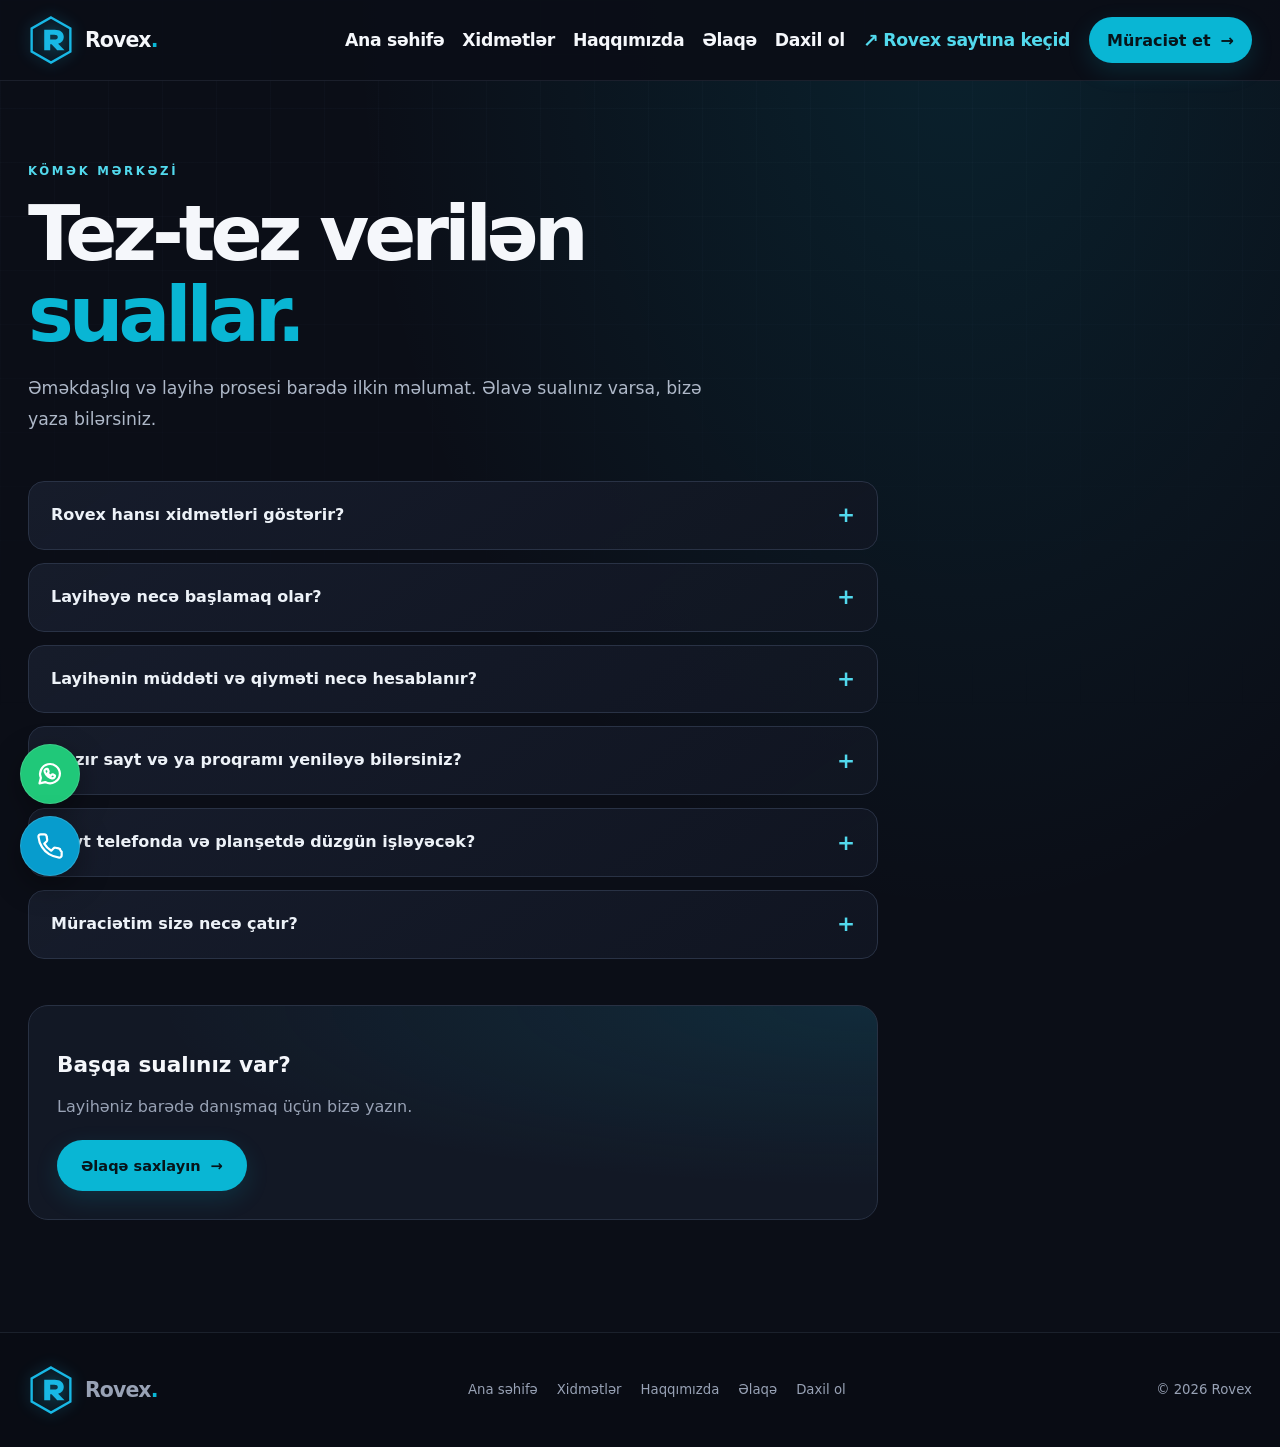
<file: faq - Kopya.htm>
<!doctype html>
<html lang="az">
  <head>
    <meta charset="UTF-8" />
    <meta name="viewport" content="width=device-width, initial-scale=1" />
    <meta name="theme-color" content="#0b0e17" />
    <meta name="description" content="Rovex xidmətləri, iş prosesi və layihələr barədə tez-tez verilən suallar." />
    <title>Tez-tez verilən suallar | Rovex</title>
    <link rel="icon" type="image/svg+xml" href="favicon.svg" />
    <link rel="stylesheet" href="site.css" />
    <script src="site.js" defer></script>
  </head>
  <body>
    <header class="site-header">
      <div class="container header-row">
        <a class="brand" href="app.htm" aria-label="Rovex ana səhifə"><svg viewBox="0 0 48 52" role="img" aria-label="Rovex"><path d="M24 2.5 44.2 13.9v24.2L24 49.5 3.8 38.1V13.9L24 2.5Z" fill="none" stroke="#18b8e5" stroke-width="2.5" /><path d="M18 35V17h9.2c5.1 0 8.1 2.4 8.1 6.4 0 3-1.8 5.1-5 6l5.7 5.6h-6.5l-5-5.2h-1.2V35H18Zm5.3-9.4h3.4c2.2 0 3.3-.7 3.3-2.1s-1.1-2.1-3.3-2.1h-3.4v4.2Z" fill="#18b8e5" /></svg><span class="brand-name">Rovex<span>.</span></span></a>
        <button class="menu-toggle" type="button" aria-label="Menyunu aç" aria-expanded="false" aria-controls="site-menu"><svg viewBox="0 0 24 24" fill="none" stroke="currentColor" stroke-width="1.8" stroke-linecap="round"><path d="M4 6h16M4 12h16M4 18h16" /></svg></button>
      </div>
      <div class="menu-panel" id="site-menu">
        <div class="container menu-content"><nav class="menu-links" aria-label="Əsas naviqasiya">
          <a class="menu-link" href="app.htm">Ana səhifə</a><a class="menu-link" href="services.htm">Xidmətlər</a><a class="menu-link" href="about.htm">Haqqımızda</a><a class="menu-link" href="contact.htm">Əlaqə</a><a class="menu-link" href="login.htm">Daxil ol</a><a class="menu-link menu-external" href="https://rovex-35.netlify.app/" target="_blank" rel="noopener noreferrer">Rovex saytına keçid</a>
        </nav><a class="button menu-cta" href="contact.htm">Müraciət et <span aria-hidden="true">→</span></a></div>
      </div>
    </header>
    <main class="page-main container">
      <header class="page-intro">
        <span class="eyebrow">KÖMƏK MƏRKƏZİ</span>
        <h1 class="page-title">Tez-tez verilən <span>suallar.</span></h1>
        <p class="page-lede">Əməkdaşlıq və layihə prosesi barədə ilkin məlumat. Əlavə sualınız varsa, bizə yaza bilərsiniz.</p>
      </header>
      <section class="faq-list" aria-label="Tez-tez verilən suallar">
        <details class="faq-item"><summary>Rovex hansı xidmətləri göstərir?</summary><p>Veb sayt və proqram təminatı hazırlanması, mobil tətbiqlər, UI/UX dizayn, bulud həlləri və texniki dəstək. Uyğun xidmət layihənin ehtiyacları dəqiqləşdirildikdən sonra müəyyən edilir.</p></details>
        <details class="faq-item"><summary>Layihəyə necə başlamaq olar?</summary><p><a href="contact.htm">Əlaqə formu</a> vasitəsilə ideyanızı və əlaqə məlumatınızı göndərin. Tələblər, gözləntilər və növbəti addımlar barədə danışaq.</p></details>
        <details class="faq-item"><summary>Layihənin müddəti və qiyməti necə hesablanır?</summary><p>Müddət və qiymət işin həcmi, tələb olunan funksiyalar və inteqrasiyalardan asılıdır. Tələblər aydınlaşdıqdan sonra sizə uyğun təklif hazırlamaq mümkündür.</p></details>
        <details class="faq-item"><summary>Hazır sayt və ya proqramı yeniləyə bilərsiniz?</summary><p>Bəli, mövcud məhsulun texniki vəziyyətini və ehtiyacları əvvəlcə nəzərdən keçirib uyğun təkmilləşdirmə və dəstək variantlarını müzakirə edə bilərik.</p></details>
        <details class="faq-item"><summary>Sayt telefonda və planşetdə düzgün işləyəcək?</summary><p>Səhifələr müxtəlif ekran ölçülərinə uyğun hazırlanır. Yekun yoxlama zamanı telefon, planşet və kompüter görünüşlərini ayrıca sınaqdan keçirmək vacibdir.</p></details>
        <details class="faq-item"><summary>Müraciətim sizə necə çatır?</summary><p>Əlaqə formu FormSubmit xidməti ilə işləyir. İlk müraciətdən sonra e-poçt ünvanının təsdiqi tələb oluna bilər; təsdiq tamamlanmayıbsa, birbaşa <a href="mailto:rovex20492@gmail.com">e-poçt yaza bilərsiniz</a>.</p></details>
      </section>
      <div class="faq-cta"><h2>Başqa sualınız var?</h2><p>Layihəniz barədə danışmaq üçün bizə yazın.</p><a class="button" href="contact.htm">Əlaqə saxlayın <span aria-hidden="true">→</span></a></div>
    </main>
    <footer class="site-footer"><div class="container footer-row"><a class="brand" href="app.htm"><svg viewBox="0 0 48 52" aria-hidden="true"><path d="M24 2.5 44.2 13.9v24.2L24 49.5 3.8 38.1V13.9L24 2.5Z" fill="none" stroke="#18b8e5" stroke-width="2.5" /><path d="M18 35V17h9.2c5.1 0 8.1 2.4 8.1 6.4 0 3-1.8 5.1-5 6l5.7 5.6h-6.5l-5-5.2h-1.2V35H18Zm5.3-9.4h3.4c2.2 0 3.3-.7 3.3-2.1s-1.1-2.1-3.3-2.1h-3.4v4.2Z" fill="#18b8e5" /></svg><span class="brand-name">Rovex<span>.</span></span></a><nav class="footer-nav" aria-label="Alt naviqasiya"><a href="app.htm">Ana səhifə</a><a href="services.htm">Xidmətlər</a><a href="about.htm">Haqqımızda</a><a href="contact.htm">Əlaqə</a><a href="login.htm">Daxil ol</a></nav><span>© <span id="year"></span> Rovex</span></div></footer>
  </body>
</html>
</file>
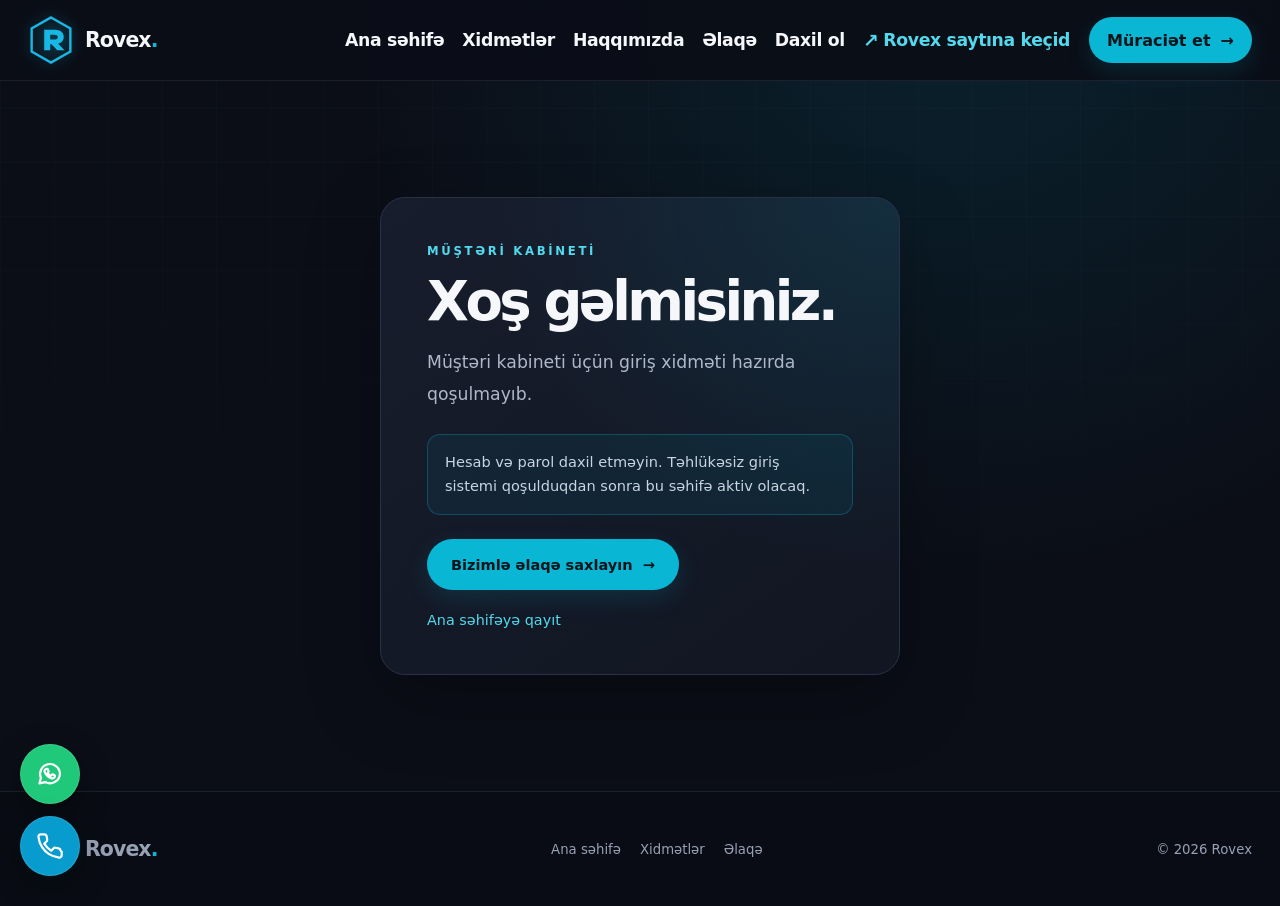
<file: login - Kopya.htm>
<!doctype html>
<html lang="az">
  <head>
    <meta charset="UTF-8" />
    <meta name="viewport" content="width=device-width, initial-scale=1" />
    <meta name="theme-color" content="#0b0e17" />
    <meta name="description" content="Rovex müştəri kabinetinə giriş." />
    <title>Daxil ol | Rovex</title>
    <link rel="icon" type="image/svg+xml" href="favicon.svg" />
    <link rel="stylesheet" href="site.css" />
    <script src="site.js" defer></script>
  </head>
  <body>
    <header class="site-header">
      <div class="container header-row">
        <a class="brand" href="app.htm" aria-label="Rovex ana səhifə"><svg viewBox="0 0 48 52" role="img" aria-label="Rovex"><path d="M24 2.5 44.2 13.9v24.2L24 49.5 3.8 38.1V13.9L24 2.5Z" fill="none" stroke="#18b8e5" stroke-width="2.5" /><path d="M18 35V17h9.2c5.1 0 8.1 2.4 8.1 6.4 0 3-1.8 5.1-5 6l5.7 5.6h-6.5l-5-5.2h-1.2V35H18Zm5.3-9.4h3.4c2.2 0 3.3-.7 3.3-2.1s-1.1-2.1-3.3-2.1h-3.4v4.2Z" fill="#18b8e5" /></svg><span class="brand-name">Rovex<span>.</span></span></a>
        <button class="menu-toggle" type="button" aria-label="Menyunu aç" aria-expanded="false" aria-controls="site-menu"><svg viewBox="0 0 24 24" fill="none" stroke="currentColor" stroke-width="1.8" stroke-linecap="round"><path d="M4 6h16M4 12h16M4 18h16" /></svg></button>
      </div>
      <div class="menu-panel" id="site-menu">
        <div class="container menu-content"><nav class="menu-links" aria-label="Əsas naviqasiya">
          <a class="menu-link" href="app.htm">Ana səhifə</a><a class="menu-link" href="services.htm">Xidmətlər</a><a class="menu-link" href="about.htm">Haqqımızda</a><a class="menu-link" href="contact.htm">Əlaqə</a><a class="menu-link" href="login.htm" aria-current="page">Daxil ol</a><a class="menu-link menu-external" href="https://rovex-35.netlify.app/" target="_blank" rel="noopener noreferrer">Rovex saytına keçid</a>
        </nav><a class="button menu-cta" href="contact.htm">Müraciət et <span aria-hidden="true">→</span></a></div>
      </div>
    </header>
    <main class="login-main container">
      <section class="login-card" aria-labelledby="login-title">
        <span class="eyebrow">MÜŞTƏRİ KABİNETİ</span>
        <h1 class="page-title" id="login-title">Xoş gəlmisiniz.</h1>
        <p class="page-lede">Müştəri kabineti üçün giriş xidməti hazırda qoşulmayıb.</p>
        <div class="login-notice" role="status">Hesab və parol daxil etməyin. Təhlükəsiz giriş sistemi qoşulduqdan sonra bu səhifə aktiv olacaq.</div>
        <a class="button" href="contact.htm">Bizimlə əlaqə saxlayın <span aria-hidden="true">→</span></a>
        <a class="login-home-link" href="app.htm">Ana səhifəyə qayıt</a>
      </section>
    </main>
    <footer class="site-footer"><div class="container footer-row"><a class="brand" href="app.htm"><svg viewBox="0 0 48 52" aria-hidden="true"><path d="M24 2.5 44.2 13.9v24.2L24 49.5 3.8 38.1V13.9L24 2.5Z" fill="none" stroke="#18b8e5" stroke-width="2.5" /><path d="M18 35V17h9.2c5.1 0 8.1 2.4 8.1 6.4 0 3-1.8 5.1-5 6l5.7 5.6h-6.5l-5-5.2h-1.2V35H18Zm5.3-9.4h3.4c2.2 0 3.3-.7 3.3-2.1s-1.1-2.1-3.3-2.1h-3.4v4.2Z" fill="#18b8e5" /></svg><span class="brand-name">Rovex<span>.</span></span></a><nav class="footer-nav" aria-label="Alt naviqasiya"><a href="app.htm">Ana səhifə</a><a href="services.htm">Xidmətlər</a><a href="contact.htm">Əlaqə</a></nav><span>© <span id="year"></span> Rovex</span></div></footer>
  </body>
</html>
</file>
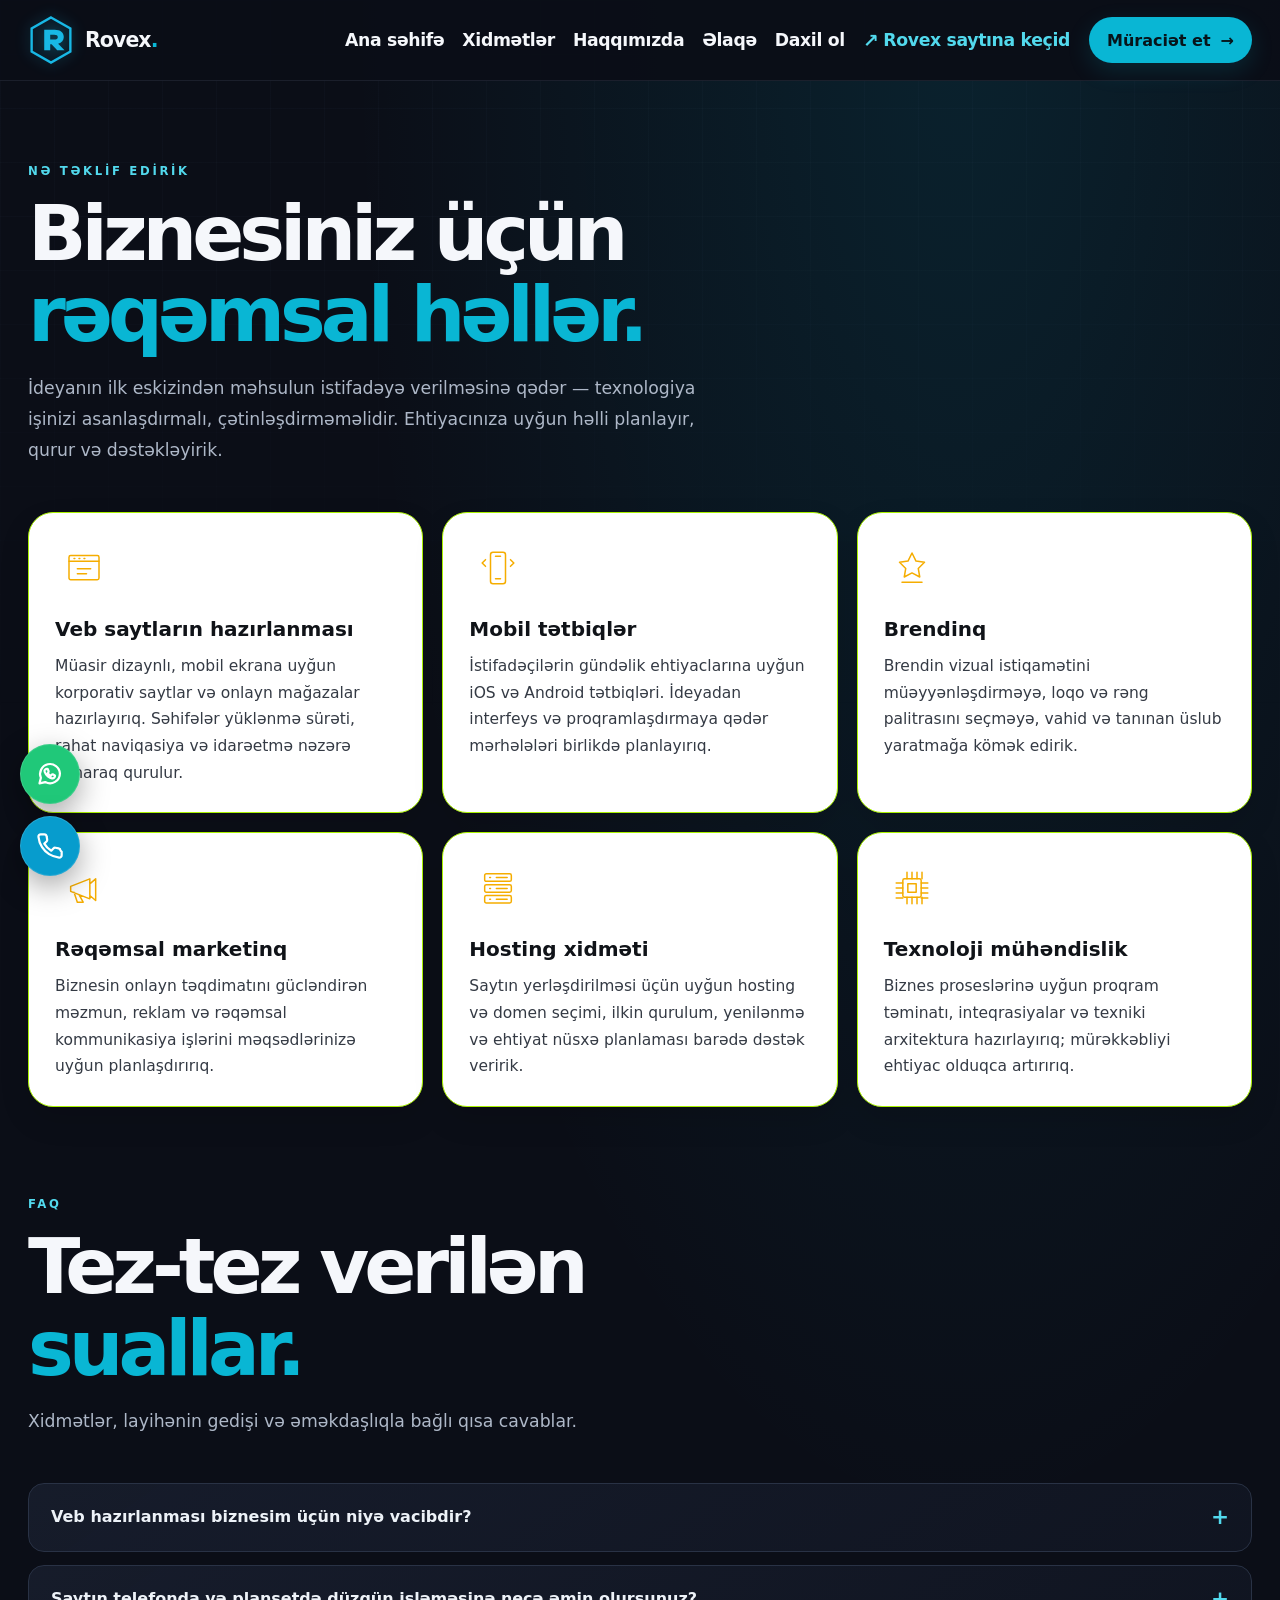
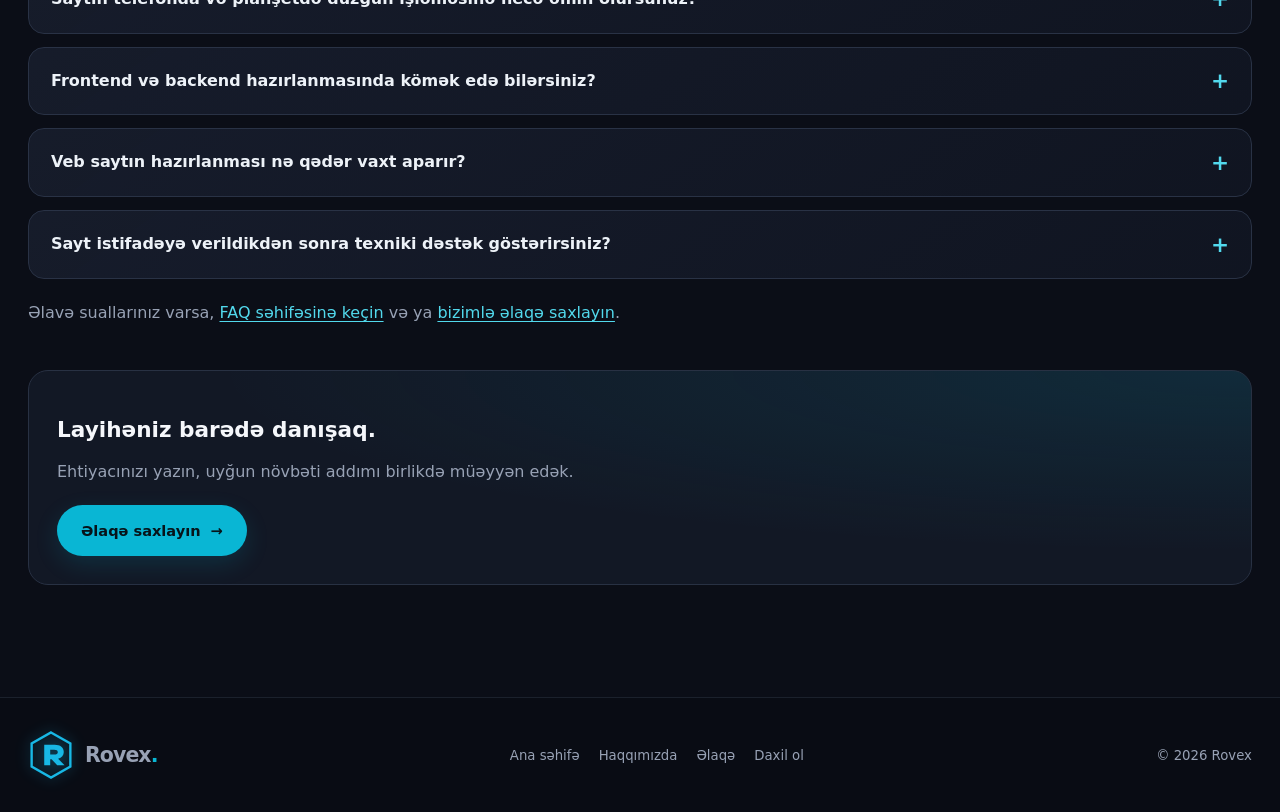
<file: services - Kopya.htm>
<!doctype html>
<html lang="az">
  <head>
    <meta charset="UTF-8" />
    <meta name="viewport" content="width=device-width, initial-scale=1" />
    <meta name="theme-color" content="#0b0e17" />
    <meta name="description" content="Rovex proqram təminatı, veb sayt, mobil tətbiq, bulud və texniki dəstək xidmətləri." />
    <title>Xidmətlər | Rovex</title>
    <link rel="icon" type="image/svg+xml" href="favicon.svg" />
    <link rel="stylesheet" href="site.css" />
    <script src="site.js" defer></script>
  </head>
  <body>
    <header class="site-header">
      <div class="container header-row">
        <a class="brand" href="app.htm" aria-label="Rovex ana səhifə">
          <svg viewBox="0 0 48 52" role="img" aria-label="Rovex"><path d="M24 2.5 44.2 13.9v24.2L24 49.5 3.8 38.1V13.9L24 2.5Z" fill="none" stroke="#18b8e5" stroke-width="2.5" /><path d="M18 35V17h9.2c5.1 0 8.1 2.4 8.1 6.4 0 3-1.8 5.1-5 6l5.7 5.6h-6.5l-5-5.2h-1.2V35H18Zm5.3-9.4h3.4c2.2 0 3.3-.7 3.3-2.1s-1.1-2.1-3.3-2.1h-3.4v4.2Z" fill="#18b8e5" /></svg>
          <span class="brand-name">Rovex<span>.</span></span>
        </a>
        <button class="menu-toggle" type="button" aria-label="Menyunu aç" aria-expanded="false" aria-controls="site-menu"><svg viewBox="0 0 24 24" fill="none" stroke="currentColor" stroke-width="1.8" stroke-linecap="round"><path d="M4 6h16M4 12h16M4 18h16" /></svg></button>
      </div>
      <div class="menu-panel" id="site-menu">
        <div class="container menu-content">
          <nav class="menu-links" aria-label="Əsas naviqasiya">
            <a class="menu-link" href="app.htm">Ana səhifə</a>
            <a class="menu-link" href="services.htm" aria-current="page">Xidmətlər</a>
            <a class="menu-link" href="about.htm">Haqqımızda</a>
            <a class="menu-link" href="contact.htm">Əlaqə</a>
            <a class="menu-link" href="login.htm">Daxil ol</a>
            <a class="menu-link menu-external" href="https://rovex-35.netlify.app/" target="_blank" rel="noopener noreferrer">Rovex saytına keçid</a>
          </nav>
          <a class="button menu-cta" href="contact.htm">Müraciət et <span aria-hidden="true">→</span></a>
        </div>
      </div>
    </header>

    <main class="page-main container">
      <header class="page-intro">
        <span class="eyebrow">NƏ TƏKLİF EDİRİK</span>
        <h1 class="page-title">Biznesiniz üçün <span>rəqəmsal həllər.</span></h1>
        <p class="page-lede">İdeyanın ilk eskizindən məhsulun istifadəyə verilməsinə qədər — texnologiya işinizi asanlaşdırmalı, çətinləşdirməməlidir. Ehtiyacınıza uyğun həlli planlayır, qurur və dəstəkləyirik.</p>
      </header>

      <div class="service-grid service-page-grid">
        <article class="service-card"><div class="service-icon" aria-hidden="true"><svg viewBox="0 0 48 48"><rect x="6" y="9" width="36" height="29" rx="2" /><path d="M6 16h36M12 12.5h1m5 0h1m5 0h1M16 25h16M16 31h11" /></svg></div><h2>Veb saytların hazırlanması</h2><p>Müasir dizaynlı, mobil ekrana uyğun korporativ saytlar və onlayn mağazalar hazırlayırıq. Səhifələr yüklənmə sürəti, rahat naviqasiya və idarəetmə nəzərə alınaraq qurulur.</p></article>
        <article class="service-card"><div class="service-icon" aria-hidden="true"><svg viewBox="0 0 48 48"><rect x="15" y="5" width="18" height="38" rx="3" /><path d="M21 10h6M21 37h6M9 14l-4 4 4 4m30-8 4 4-4 4" /></svg></div><h2>Mobil tətbiqlər</h2><p>İstifadəçilərin gündəlik ehtiyaclarına uyğun iOS və Android tətbiqləri. İdeyadan interfeys və proqramlaşdırmaya qədər mərhələləri birlikdə planlayırıq.</p></article>
        <article class="service-card"><div class="service-icon" aria-hidden="true"><svg viewBox="0 0 48 48"><path d="m24 6 4.8 9.7L39 17.2l-7.5 7.3 1.8 10.3-9.3-4.9-9.3 4.9 1.8-10.3L9 17.2l10.2-1.5L24 6Z" /><path d="M12 41h24" /></svg></div><h2>Brendinq</h2><p>Brendin vizual istiqamətini müəyyənləşdirməyə, loqo və rəng palitrasını seçməyə, vahid və tanınan üslub yaratmağa kömək edirik.</p></article>
        <article class="service-card"><div class="service-icon" aria-hidden="true"><svg viewBox="0 0 48 48"><path d="m8 22 23-9v24L8 28v-6Zm23-3 7-6v26l-7-6M12 29l4 12h7l-5-9" /></svg></div><h2>Rəqəmsal marketinq</h2><p>Biznesin onlayn təqdimatını gücləndirən məzmun, reklam və rəqəmsal kommunikasiya işlərini məqsədlərinizə uyğun planlaşdırırıq.</p></article>
        <article class="service-card"><div class="service-icon" aria-hidden="true"><svg viewBox="0 0 48 48"><rect x="8" y="7" width="32" height="9" rx="2" /><rect x="8" y="20" width="32" height="9" rx="2" /><rect x="8" y="33" width="32" height="9" rx="2" /><path d="M14 11.5h1m-1 13h1m-1 13h1m7-26h13m-13 13h13m-13 13h13" /></svg></div><h2>Hosting xidməti</h2><p>Saytın yerləşdirilməsi üçün uyğun hosting və domen seçimi, ilkin qurulum, yenilənmə və ehtiyat nüsxə planlaması barədə dəstək veririk.</p></article>
        <article class="service-card"><div class="service-icon" aria-hidden="true"><svg viewBox="0 0 48 48"><rect x="13" y="13" width="22" height="22" rx="2" /><path d="M19 19h10v10H19zM18 5v8m6-8v8m6-8v8m6-8v8M18 35v8m6-8v8m6-8v8m6-8v8M5 18h8m-8 6h8m-8 6h8m-8 6h8m22-18h8m-8 6h8m-8 6h8m-8 6h8" /></svg></div><h2>Texnoloji mühəndislik</h2><p>Biznes proseslərinə uyğun proqram təminatı, inteqrasiyalar və texniki arxitektura hazırlayırıq; mürəkkəbliyi ehtiyac olduqca artırırıq.</p></article>
      </div>
      <section class="service-faq" id="faq" aria-labelledby="faq-title">
        <header class="page-intro">
          <span class="eyebrow">FAQ</span>
          <h2 class="page-title" id="faq-title">Tez-tez verilən <span>suallar.</span></h2>
          <p class="page-lede">Xidmətlər, layihənin gedişi və əməkdaşlıqla bağlı qısa cavablar.</p>
        </header>
        <div class="faq-list">
          <details class="faq-item"><summary>Veb hazırlanması biznesim üçün niyə vacibdir?</summary><p>Veb sayt müştərilərə xidmətlərinizi və əlaqə məlumatınızı günün istənilən vaxtı tapmağa kömək edir. Məqsədə uyğun quruluş ziyarətçiyə lazım olan məlumatı aydın təqdim edir.</p></details>
          <details class="faq-item"><summary>Saytın telefonda və planşetdə düzgün işləməsinə necə əmin olursunuz?</summary><p>Dizaynı müxtəlif ekran ölçülərinə uyğun qurur, menyu, mətn, şəkil və formaları telefon, planşet və kompüter enlərində yoxlayırıq.</p></details>
          <details class="faq-item"><summary>Frontend və backend hazırlanmasında kömək edə bilərsiniz?</summary><p>Bəli. Layihənin ehtiyacına əsasən istifadəçi interfeysi, server tərəfi, məlumat saxlanması və inteqrasiyalar üçün həlləri müzakirə edə bilərik.</p></details>
          <details class="faq-item"><summary>Veb saytın hazırlanması nə qədər vaxt aparır?</summary><p>Müddət səhifələrin sayından, dizayn və funksionallıq tələblərindən asılıdır. Tələblər dəqiqləşəndən sonra iş mərhələlərini və gözlənilən vaxtı razılaşdırırıq.</p></details>
          <details class="faq-item"><summary>Sayt istifadəyə verildikdən sonra texniki dəstək göstərirsiniz?</summary><p>İstifadəyə verildikdən sonra yeniləmə və texniki dəstək ehtiyaclarını ayrıca planlaşdıra bilərik. Dəstəyin həcmi layihəyə və razılaşdırılmış xidmətə uyğun müəyyən olunur.</p></details>
        </div>
        <p class="service-faq-more">Əlavə suallarınız varsa, <a href="faq.htm">FAQ səhifəsinə keçin</a> və ya <a href="contact.htm">bizimlə əlaqə saxlayın</a>.</p>
      </section>
      <div class="services-cta"><h2>Layihəniz barədə danışaq.</h2><p>Ehtiyacınızı yazın, uyğun növbəti addımı birlikdə müəyyən edək.</p><a class="button" href="contact.htm?topic=Xidmətlər%20barədə%20məsləhət">Əlaqə saxlayın <span aria-hidden="true">→</span></a></div>
    </main>

    <footer class="site-footer"><div class="container footer-row"><a class="brand" href="app.htm"><svg viewBox="0 0 48 52" aria-hidden="true"><path d="M24 2.5 44.2 13.9v24.2L24 49.5 3.8 38.1V13.9L24 2.5Z" fill="none" stroke="#18b8e5" stroke-width="2.5" /><path d="M18 35V17h9.2c5.1 0 8.1 2.4 8.1 6.4 0 3-1.8 5.1-5 6l5.7 5.6h-6.5l-5-5.2h-1.2V35H18Zm5.3-9.4h3.4c2.2 0 3.3-.7 3.3-2.1s-1.1-2.1-3.3-2.1h-3.4v4.2Z" fill="#18b8e5" /></svg><span class="brand-name">Rovex<span>.</span></span></a><nav class="footer-nav" aria-label="Alt naviqasiya"><a href="app.htm">Ana səhifə</a><a href="about.htm">Haqqımızda</a><a href="contact.htm">Əlaqə</a><a href="login.htm">Daxil ol</a></nav><span>© <span id="year"></span> Rovex</span></div></footer>
  </body>
</html>
</file>
<file: site.css>
:root {
  color-scheme: dark;
  --bg: #0b0e17;
  --panel: #151a29;
  --line: #283143;
  --text: #f5f7fb;
  --muted: #98a2b5;
  --cyan: #09b6d4;
  --cyan-light: #52d9ed;
  font-family: Inter, ui-sans-serif, system-ui, -apple-system, BlinkMacSystemFont, "Segoe UI", sans-serif;
  font-synthesis: none;
  text-rendering: optimizeLegibility;
}

* { box-sizing: border-box; }
html { scroll-behavior: smooth; }
body {
  min-width: 320px;
  min-height: 100vh;
  margin: 0;
  overflow-x: hidden;
  background: radial-gradient(ellipse at 75% 0, rgba(0, 177, 210, .12), transparent 38rem), var(--bg);
  color: var(--text);
}
body::before {
  position: fixed;
  z-index: -1;
  inset: 0;
  background-image: linear-gradient(rgba(111, 134, 165, .045) 1px, transparent 1px), linear-gradient(90deg, rgba(111, 134, 165, .045) 1px, transparent 1px);
  background-size: 54px 54px;
  content: "";
  mask-image: linear-gradient(to bottom, black, transparent 82%);
  pointer-events: none;
}
a { color: inherit; text-decoration: none; }
button, input, textarea { font: inherit; }
a:focus-visible, button:focus-visible, input:focus-visible, textarea:focus-visible { outline: 2px solid var(--cyan-light); outline-offset: 4px; }
img { max-width: 100%; }
p, h1, h2, h3, a, summary { overflow-wrap: anywhere; }
.container { width: min(1280px, calc(100% - 56px)); margin-inline: auto; }

.site-header { position: relative; z-index: 20; border-bottom: 1px solid rgba(147, 167, 197, .12); background: rgba(11, 14, 23, .96); }
.header-row { display: flex; min-height: 80px; align-items: center; justify-content: space-between; }
.brand { display: inline-flex; align-items: center; gap: 11px; font-size: 1.28rem; font-weight: 780; letter-spacing: -.045em; }
.brand svg { width: 46px; height: 50px; flex: 0 0 auto; overflow: visible; filter: drop-shadow(0 0 7px rgba(24, 184, 229, .42)); }
.brand svg path:last-child { transform-box: view-box; transform-origin: center; transform: scale(1.18); }
.brand-name span { color: var(--cyan); }
.menu-toggle { display: grid; width: 48px; height: 48px; place-items: center; border: 1px solid #303849; border-radius: 15px; background: rgba(15, 19, 30, .85); color: var(--text); cursor: pointer; transition: border-color 160ms ease, background 160ms ease, transform 160ms ease; }
.menu-toggle:hover { transform: translateY(-1px); border-color: var(--cyan); background: #141b29; }
.menu-toggle svg { width: 22px; height: 22px; }
.menu-panel { position: fixed; z-index: 25; inset: 80px 0 0; display: none; padding: 18px 24px 22px; background: #0b0e17; color: var(--text); }
.menu-panel.open { display: flex; flex-direction: column; animation: reveal 180ms ease-out; }
.menu-links { display: grid; justify-items: start; gap: 6px; }
.menu-link { position: relative; padding: 10px 0; color: var(--text); font-size: clamp(1.8rem, 3vw, 3rem); font-weight: 700; letter-spacing: -.05em; transition: color 150ms ease, transform 180ms ease; }
.menu-link::after { position: absolute; right: 0; bottom: 3px; left: 0; height: 1px; background: var(--cyan); content: ""; transform: scaleX(0); transform-origin: left; transition: transform 180ms ease; }
.menu-link:hover { transform: translateX(8px); color: var(--cyan-light); }
.menu-link:hover::after { transform: scaleX(1); }
.menu-external { display: inline-flex; align-items: center; gap: 10px; margin-top: 12px; padding-top: 17px; border-top: 1px solid #303849; color: var(--cyan-light); font-size: clamp(1.05rem, 1.5vw, 1.3rem); letter-spacing: 0; }
.menu-external::before { content: "↗"; font-size: 1.1em; }
.menu-content { display: grid; grid-template-columns: 1fr auto; align-items: end; gap: 22px; margin-top: 36px; }
.menu-cta { align-self: end; }
.menu-panel .button { min-height: 54px; padding-inline: 25px; }
.menu-actions { display: grid; justify-items: end; gap: 20px; }
.language-picker { display: inline-flex; gap: 4px; padding: 4px; border: 1px solid #303849; border-radius: 999px; background: #111622; }
.language-picker button { min-width: 42px; min-height: 33px; border: 0; border-radius: 999px; background: transparent; color: var(--muted); cursor: pointer; font-size: .75rem; font-weight: 800; }
.language-picker button.active { background: var(--cyan); color: #061118; }

@media (min-width: 1000px) {
  .header-row { position: relative; z-index: 26; }
  .menu-toggle { display: none; }
  .menu-panel { position: absolute; z-index: 35; inset: 0 0 auto; display: flex; height: 80px; align-items: center; padding: 0; background: transparent; pointer-events: none; }
  .menu-panel.open { animation: none; }
  .menu-content { display: flex; width: min(1280px, calc(100% - 56px)); align-items: center; justify-content: flex-end; gap: 10px; margin: 0 auto; }
  .menu-links, .menu-actions, .menu-link, .menu-actions a, .menu-actions button { pointer-events: auto; }
  .menu-links { display: flex; align-items: center; gap: 0; }
  .menu-link { padding: 10px 9px; font-size: 1.08rem; letter-spacing: -.02em; white-space: nowrap; }
  .menu-external { gap: 5px; margin: 0; padding: 10px 9px; border-top: 0; font-size: 1.08rem; }
  .menu-actions { display: flex; align-items: center; gap: 12px; }
  .menu-panel .button { min-height: 46px; padding-inline: 17px; white-space: nowrap; font-size: 1rem; }
}

.floating-actions { position: fixed; z-index: 15; bottom: max(24px, env(safe-area-inset-bottom)); left: max(20px, env(safe-area-inset-left)); display: grid; gap: 12px; }
.float-button { display: grid; width: 60px; height: 60px; place-items: center; border: 1px solid rgba(255, 255, 255, .12); border-radius: 50%; box-shadow: 0 10px 30px rgba(0, 0, 0, .35); color: white; transition: transform 160ms ease; }
.float-button:hover { transform: translateY(-3px) scale(1.04); }
.float-button svg { width: 28px; height: 28px; fill: none; stroke: currentColor; stroke-width: 1.9; stroke-linecap: round; stroke-linejoin: round; }
.whatsapp { background: #20c879; }
.call { background: #079ccd; }
.back-to-top { position: fixed; z-index: 14; right: max(24px, env(safe-area-inset-right)); bottom: max(24px, env(safe-area-inset-bottom)); display: grid; width: 60px; height: 60px; place-items: center; border: 1px solid #333e51; border-radius: 50%; background: #192132; color: var(--cyan-light); cursor: pointer; opacity: 0; pointer-events: none; transform: translateY(8px); transition: opacity 160ms ease, transform 160ms ease; }
.back-to-top.visible { opacity: 1; pointer-events: auto; transform: translateY(0); }
.back-to-top svg { width: 26px; height: 26px; fill: none; stroke: currentColor; stroke-width: 2; stroke-linecap: round; stroke-linejoin: round; }

.button { display: inline-flex; min-height: 51px; align-items: center; justify-content: center; gap: 10px; padding: 0 23px; border: 1px solid transparent; border-radius: 999px; background: var(--cyan); box-shadow: 0 8px 23px rgba(0, 182, 212, .15); color: #07141a; cursor: pointer; font-size: .91rem; font-weight: 750; transition: transform 160ms ease, background 160ms ease, box-shadow 160ms ease; }
.button:hover { transform: translateY(-3px); background: var(--cyan-light); box-shadow: 0 12px 30px rgba(0, 182, 212, .22); }
.button-outline { border-color: #374154; background: transparent; box-shadow: none; color: var(--text); }
.button-outline:hover { border-color: var(--cyan); background: rgba(9, 182, 212, .08); }

.page-main { min-height: calc(100vh - 280px); padding-block: 83px 112px; }
.page-intro { max-width: 770px; margin-bottom: 46px; }
.eyebrow { display: block; margin-bottom: 15px; color: var(--cyan-light); font-size: .73rem; font-weight: 800; letter-spacing: .23em; }
.page-title { margin: 0 0 17px; font-size: clamp(2.8rem, 6vw, 4.8rem); line-height: 1.06; letter-spacing: -.065em; }
.page-title span { color: var(--cyan); }
.page-lede { max-width: 690px; margin: 0; color: #aeb8c8; font-size: 1.08rem; line-height: 1.8; }

.service-grid { display: grid; grid-template-columns: repeat(3, minmax(0, 1fr)); gap: 19px; }
.service-card, .article-card, .contact-card { border: 1px solid #272f40; border-radius: 21px; background: linear-gradient(145deg, rgba(23, 29, 44, .98), rgba(17, 22, 34, .94)); }
.service-card { min-height: 226px; padding: 26px; transition: transform 180ms ease, border-color 180ms ease, box-shadow 180ms ease; }
.service-card:hover, .article-card:hover { transform: translateY(-5px); border-color: rgba(9, 182, 212, .56); box-shadow: 0 15px 35px rgba(0, 0, 0, .2); }
.service-icon { display: grid; width: 49px; height: 49px; margin-bottom: 20px; place-items: center; border: 1px solid rgba(9, 182, 212, .24); border-radius: 15px; background: rgba(9, 182, 212, .1); color: var(--cyan-light); font-size: 1.2rem; }
.service-card h2 { margin: 0 0 10px; font-size: 1.12rem; }
.service-card p { margin: 0; color: var(--muted); font-size: .91rem; line-height: 1.75; }
.service-page-grid .service-card { border: 1px solid #a9f000; border-radius: 25px; background: #fff; color: #101318; box-shadow: 0 13px 30px rgba(0, 0, 0, .12); }
.service-page-grid .service-card:hover { border-color: #8ed000; background: #fff; box-shadow: 0 18px 36px rgba(0, 0, 0, .2); }
.service-page-grid .service-icon { width: 57px; height: 57px; border: 0; background: transparent; color: #f5ad00; font-size: 1.6rem; }
.service-page-grid .service-icon svg { width: 40px; height: 40px; fill: none; stroke: currentColor; stroke-width: 1.8; stroke-linecap: round; stroke-linejoin: round; }
.service-page-grid .service-card h2 { font-size: 1.25rem; line-height: 1.35; }
.service-page-grid .service-card p { color: #343a44; font-size: .97rem; line-height: 1.72; }
.service-faq { margin-top: 90px; scroll-margin-top: 35px; }
.service-faq .faq-list { max-width: none; }
.service-faq-more { margin-top: 20px; color: var(--muted); line-height: 1.7; }
.service-faq-more a { color: var(--cyan-light); text-decoration: underline; text-underline-offset: 3px; }
.services-cta { margin-top: 44px; padding: 28px; border: 1px solid var(--line); border-radius: 20px; background: radial-gradient(ellipse at 100% 0, rgba(9, 182, 212, .12), transparent 60%), #121825; }
.services-cta h2 { margin-bottom: 9px; font-size: 1.35rem; }
.services-cta p { color: var(--muted); line-height: 1.7; }
.services-cta .button { margin-top: 4px; }

.about-layout { display: grid; grid-template-columns: 1fr; align-items: start; gap: 58px; }
.about-copy p { color: #aeb8c8; font-size: 1rem; line-height: 1.85; }
.about-points { display: grid; gap: 14px; margin: 27px 0 0; padding: 0; list-style: none; }
.about-points li { display: flex; gap: 10px; color: #dce3ed; }
.about-points li::before { color: #4de5a0; content: "✓"; font-weight: 800; }
.about-copy { max-width: 860px; }
.about-points { grid-template-columns: repeat(2, minmax(0, 1fr)); }
.about-values { display: grid; grid-template-columns: repeat(3, minmax(0, 1fr)); gap: 17px; margin-top: 50px; }
.about-value { padding: 23px; border: 1px solid var(--line); border-radius: 18px; background: linear-gradient(145deg, rgba(23, 29, 44, .96), rgba(17, 22, 34, .94)); }
.about-value h2 { margin: 0 0 9px; color: var(--cyan-light); font-size: 1.05rem; }
.about-value p { margin: 0; color: var(--muted); font-size: .9rem; line-height: 1.75; }
.about-process { margin-top: 60px; }
.about-process h2 { margin-bottom: 24px; font-size: clamp(1.6rem, 3vw, 2.1rem); }
.process-steps { display: grid; grid-template-columns: repeat(4, minmax(0, 1fr)); gap: 16px; margin: 0; padding: 0; list-style: none; counter-reset: step; }
.process-steps li { padding: 19px; border-top: 1px solid rgba(9, 182, 212, .55); background: rgba(18, 24, 37, .7); color: #c8d2e0; font-size: .91rem; line-height: 1.7; counter-increment: step; }
.process-steps li::before { display: block; margin-bottom: 11px; color: var(--cyan-light); content: "0" counter(step); font-size: .78rem; font-weight: 800; letter-spacing: .12em; }

.article-grid { display: grid; grid-template-columns: repeat(3, minmax(0, 1fr)); gap: 19px; }
.article-card { display: flex; min-height: 310px; flex-direction: column; padding: 27px; transition: transform 180ms ease, border-color 180ms ease, box-shadow 180ms ease; }
.article-category { margin-bottom: 21px; color: var(--cyan-light); font-size: .69rem; font-weight: 800; letter-spacing: .16em; }
.article-card h2 { margin: 0 0 13px; font-size: 1.28rem; line-height: 1.35; letter-spacing: -.025em; }
.article-card p { margin: 0 0 24px; color: var(--muted); font-size: .92rem; line-height: 1.75; }
.article-read { display: inline-flex; align-items: center; gap: 9px; margin-top: auto; color: var(--cyan-light); font-size: .89rem; font-weight: 700; }
.article-read span { transition: transform 160ms ease; }
.article-read:hover span { transform: translateX(5px); }

.contact-layout { display: grid; grid-template-columns: 1fr .8fr; align-items: start; gap: 44px; }
.contact-layout-form-only { grid-template-columns: minmax(0, 760px); justify-content: center; }
.contact-card { padding: 30px; }
.contact-form { display: grid; gap: 17px; }
.field { display: grid; gap: 8px; }
.field label { color: #dce3ed; font-size: .86rem; font-weight: 650; }
.field input, .field textarea { width: 100%; border: 1px solid #30394a; border-radius: 11px; background: #101522; color: var(--text); padding: 13px 14px; }
.field input::placeholder, .field textarea::placeholder { color: #778397; }
.field input:focus, .field textarea:focus { border-color: var(--cyan); outline: 0; }
.field textarea { min-height: 145px; resize: vertical; }
.contact-form .button { justify-self: start; }
.form-note { margin: 0; color: var(--muted); font-size: .79rem; line-height: 1.6; }
.form-status { margin: 0; color: var(--cyan-light); font-size: .9rem; line-height: 1.6; }
.form-status:empty { display: none; }
.form-status.success { padding: 12px 15px; border: 1px solid rgba(53, 221, 176, .35); border-radius: 12px; background: rgba(53, 221, 176, .09); color: #6be8b4; font-weight: 650; }
.form-status.error { padding: 12px 15px; border: 1px solid rgba(255, 111, 125, .35); border-radius: 12px; background: rgba(255, 111, 125, .09); color: #ff9ca5; }
.contact-form .button:disabled { cursor: wait; opacity: .7; }
.form-honeypot { position: absolute; width: 1px; height: 1px; overflow: hidden; clip: rect(0, 0, 0, 0); white-space: nowrap; }
.contact-detail { display: grid; gap: 15px; }
.contact-detail-row { display: grid; grid-template-columns: 45px 1fr; align-items: center; gap: 14px; padding: 18px; border: 1px solid var(--line); border-radius: 16px; background: rgba(20, 26, 40, .84); }
.contact-detail-icon { display: grid; width: 43px; height: 43px; place-items: center; border: 1px solid rgba(9, 182, 212, .24); border-radius: 13px; background: rgba(9, 182, 212, .1); color: var(--cyan-light); }
.contact-detail-row small { display: block; margin-bottom: 5px; color: var(--muted); font-size: .68rem; font-weight: 800; letter-spacing: .12em; }
.contact-detail-row a, .contact-detail-row span { color: #edf2f8; font-size: .93rem; }
.contact-detail-row a:hover { color: var(--cyan-light); }

.faq-list { display: grid; gap: 13px; max-width: 850px; }
.faq-item { overflow: hidden; border: 1px solid #293245; border-radius: 16px; background: linear-gradient(145deg, rgba(23, 29, 44, .96), rgba(17, 22, 34, .94)); transition: border-color 180ms ease, background 180ms ease; }
.faq-item[open] { border-color: rgba(9, 182, 212, .48); background: #151c2a; }
.faq-item summary { position: relative; padding: 21px 54px 21px 22px; color: #edf2f8; cursor: pointer; font-weight: 700; line-height: 1.55; list-style: none; }
.faq-item summary::-webkit-details-marker { display: none; }
.faq-item summary::after { position: absolute; top: 50%; right: 22px; color: var(--cyan-light); content: "+"; font-size: 1.35rem; transform: translateY(-50%); }
.faq-item[open] summary::after { content: "−"; }
.faq-item p { margin: 0; padding: 0 22px 22px; color: var(--muted); line-height: 1.8; }
.faq-item a { color: var(--cyan-light); text-decoration: underline; text-underline-offset: 3px; }
.faq-cta { max-width: 850px; margin-top: 46px; padding: 28px; border: 1px solid var(--line); border-radius: 20px; background: radial-gradient(ellipse at 100% 0, rgba(9, 182, 212, .12), transparent 60%), #121825; }
.faq-cta h2 { margin-bottom: 9px; font-size: 1.35rem; }
.faq-cta p { color: var(--muted); line-height: 1.7; }
.faq-cta .button { margin-top: 4px; }

.login-main { display: grid; min-height: calc(100vh - 190px); place-items: center; padding-block: 70px; }
.login-card { width: min(100%, 520px); padding: clamp(25px, 6vw, 46px); border: 1px solid #293245; border-radius: 25px; background: radial-gradient(ellipse at 100% 0, rgba(9, 182, 212, .13), transparent 55%), linear-gradient(145deg, #171d2c, #111622); box-shadow: 0 25px 75px rgba(0, 0, 0, .25); }
.login-card .page-title { font-size: clamp(2.3rem, 6vw, 3.4rem); }
.login-card .page-lede { margin-bottom: 23px; }
.login-notice { margin: 24px 0; padding: 15px 17px; border: 1px solid rgba(9, 182, 212, .28); border-radius: 13px; background: rgba(9, 182, 212, .08); color: #c8d5e2; font-size: .91rem; line-height: 1.7; }
.login-home-link { display: block; width: fit-content; margin-top: 22px; color: var(--cyan-light); font-size: .9rem; }

.reveal { opacity: 0; transform: translateY(16px); transition: opacity 520ms ease, transform 520ms cubic-bezier(.2,.7,.2,1); }
.reveal.is-visible { opacity: 1; transform: translateY(0); }
.site-footer { padding-block: 32px; border-top: 1px solid rgba(147, 167, 197, .13); background: rgba(10, 13, 21, .75); }
.footer-row { display: flex; flex-wrap: wrap; align-items: center; justify-content: space-between; gap: 18px; color: var(--muted); font-size: .83rem; }
.footer-nav { display: flex; flex-wrap: wrap; gap: 19px; }
.footer-nav a:hover { color: var(--cyan-light); }

@keyframes reveal { from { opacity: 0; transform: translateY(-7px); } to { opacity: 1; transform: translateY(0); } }
@media (max-width: 850px) {
  .container { width: calc(100% - 48px); }
  .service-grid, .article-grid { grid-template-columns: repeat(2, minmax(0, 1fr)); }
  .about-layout, .contact-layout { grid-template-columns: 1fr; }
  .about-values { grid-template-columns: repeat(2, minmax(0, 1fr)); }
  .process-steps { grid-template-columns: repeat(2, minmax(0, 1fr)); }
  .page-main { padding-block: 68px 90px; }
}
@media (max-width: 580px) {
  .container { width: calc(100% - 36px); }
  .header-row { min-height: 70px; }
  .brand { gap: 9px; font-size: 1.16rem; }
  .brand svg { width: 42px; height: 46px; }
  .menu-panel { top: 70px; }
  .menu-content { grid-template-columns: 1fr; align-items: start; }
  .menu-links { gap: 6px; }
  .menu-link { padding-block: 10px; font-size: clamp(1.8rem, 3vw, 3rem); }
  .menu-cta { justify-self: start; }
  .menu-panel .button { min-height: 46px; padding-inline: 19px; }
  .menu-actions { width: 100%; grid-template-columns: 1fr auto; align-items: center; }
  .floating-actions { bottom: max(17px, env(safe-area-inset-bottom)); left: max(14px, env(safe-area-inset-left)); gap: 9px; }
  .float-button { width: 54px; height: 54px; }
  .float-button svg { width: 25px; height: 25px; }
  .back-to-top { right: max(15px, env(safe-area-inset-right)); bottom: max(17px, env(safe-area-inset-bottom)); width: 54px; height: 54px; }
  .back-to-top svg { width: 24px; height: 24px; }
  .page-main { padding-block: 62px 82px; }
  .page-title { font-size: clamp(2.2rem, 10vw, 3.45rem); line-height: 1.12; }
  .page-lede { font-size: .97rem; line-height: 1.7; }
  .service-grid, .article-grid { grid-template-columns: 1fr; }
  .about-values, .process-steps { grid-template-columns: 1fr; }
  .service-card { min-height: auto; }
  .article-card { min-height: 270px; }
  .contact-card { padding: 22px; }
  .footer-row { align-items: flex-start; flex-direction: column; }
  .footer-nav { gap: 12px 16px; }
  .faq-item summary { padding: 18px 46px 18px 17px; font-size: .96rem; }
  .faq-item summary::after { right: 16px; }
  .faq-item p { padding: 0 17px 18px; font-size: .92rem; }
  .faq-cta { padding: 22px; }
  .login-main { min-height: auto; padding-block: 58px 75px; }
  .login-card { border-radius: 20px; }
}
@media (prefers-reduced-motion: reduce) {
  *, *::before, *::after { scroll-behavior: auto !important; animation-duration: .01ms !important; animation-iteration-count: 1 !important; transition-duration: .01ms !important; }
  .reveal { opacity: 1; transform: none; }
}
</file>
